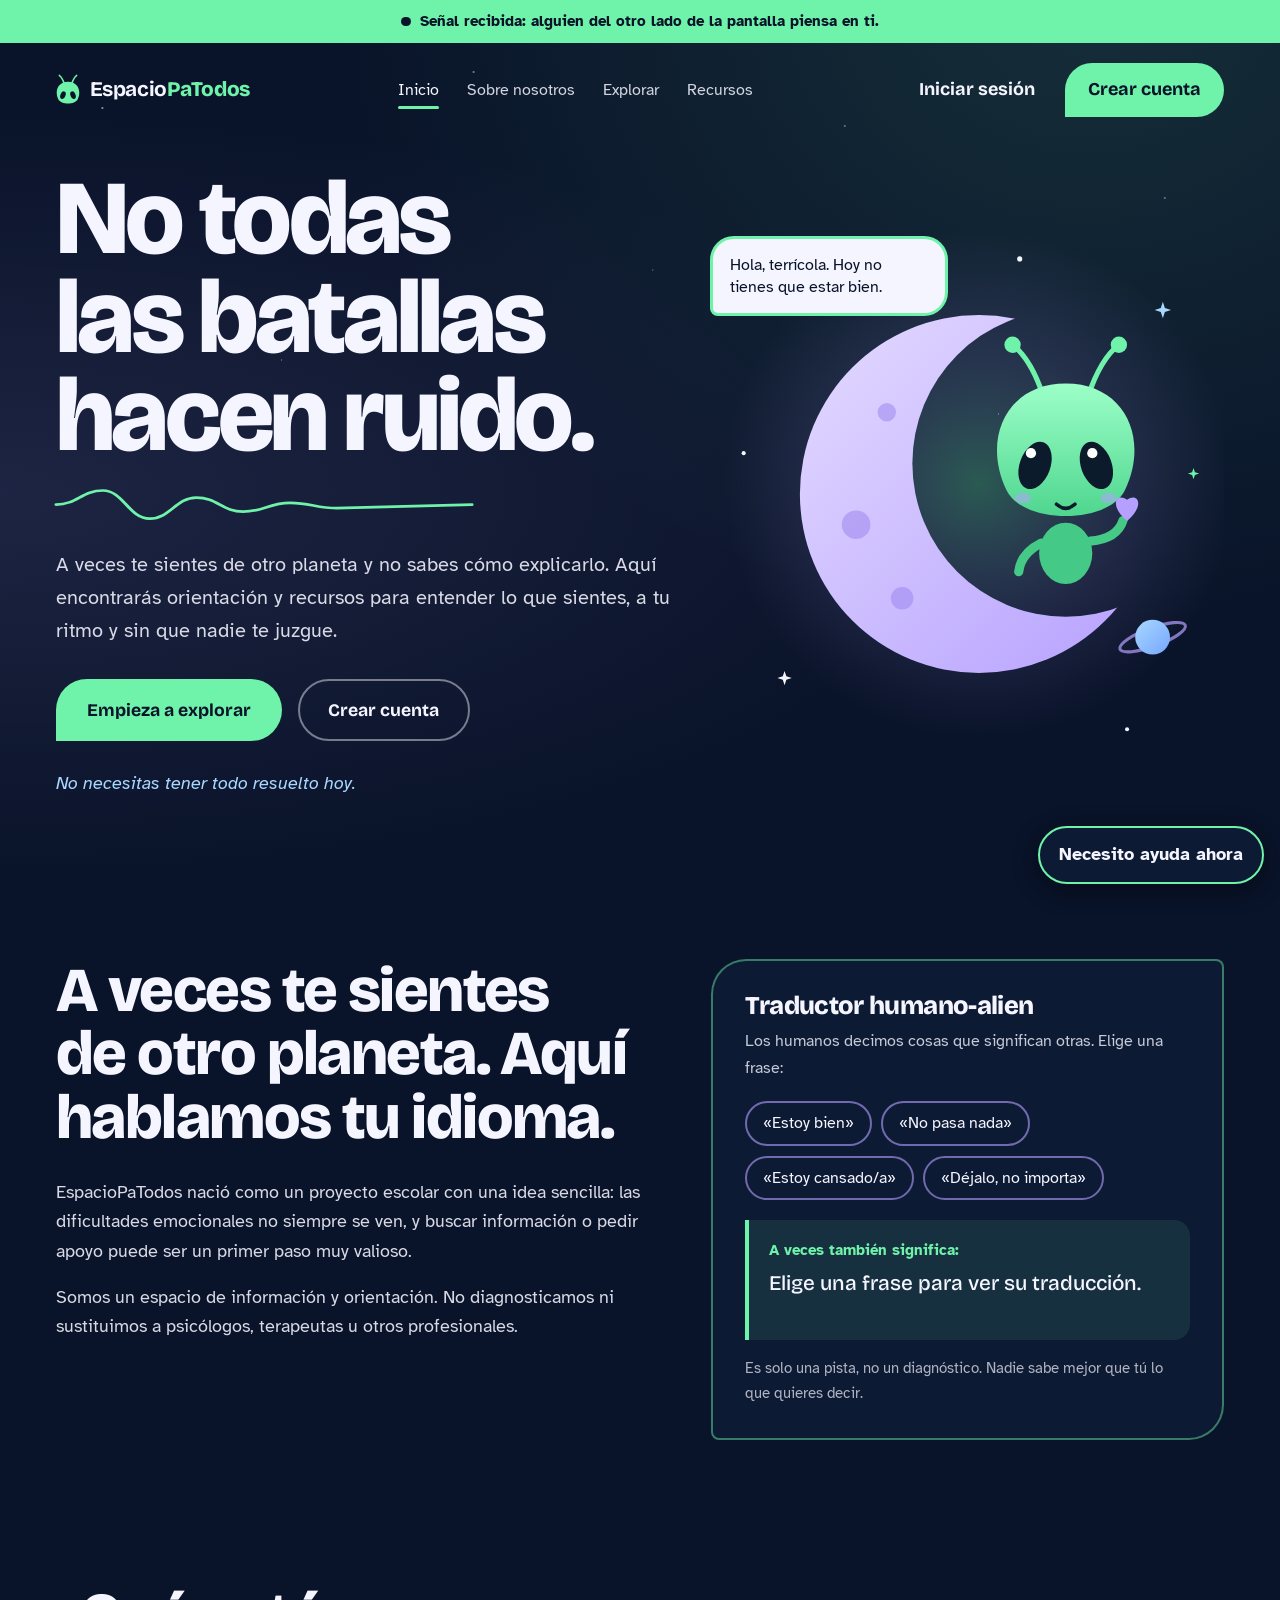
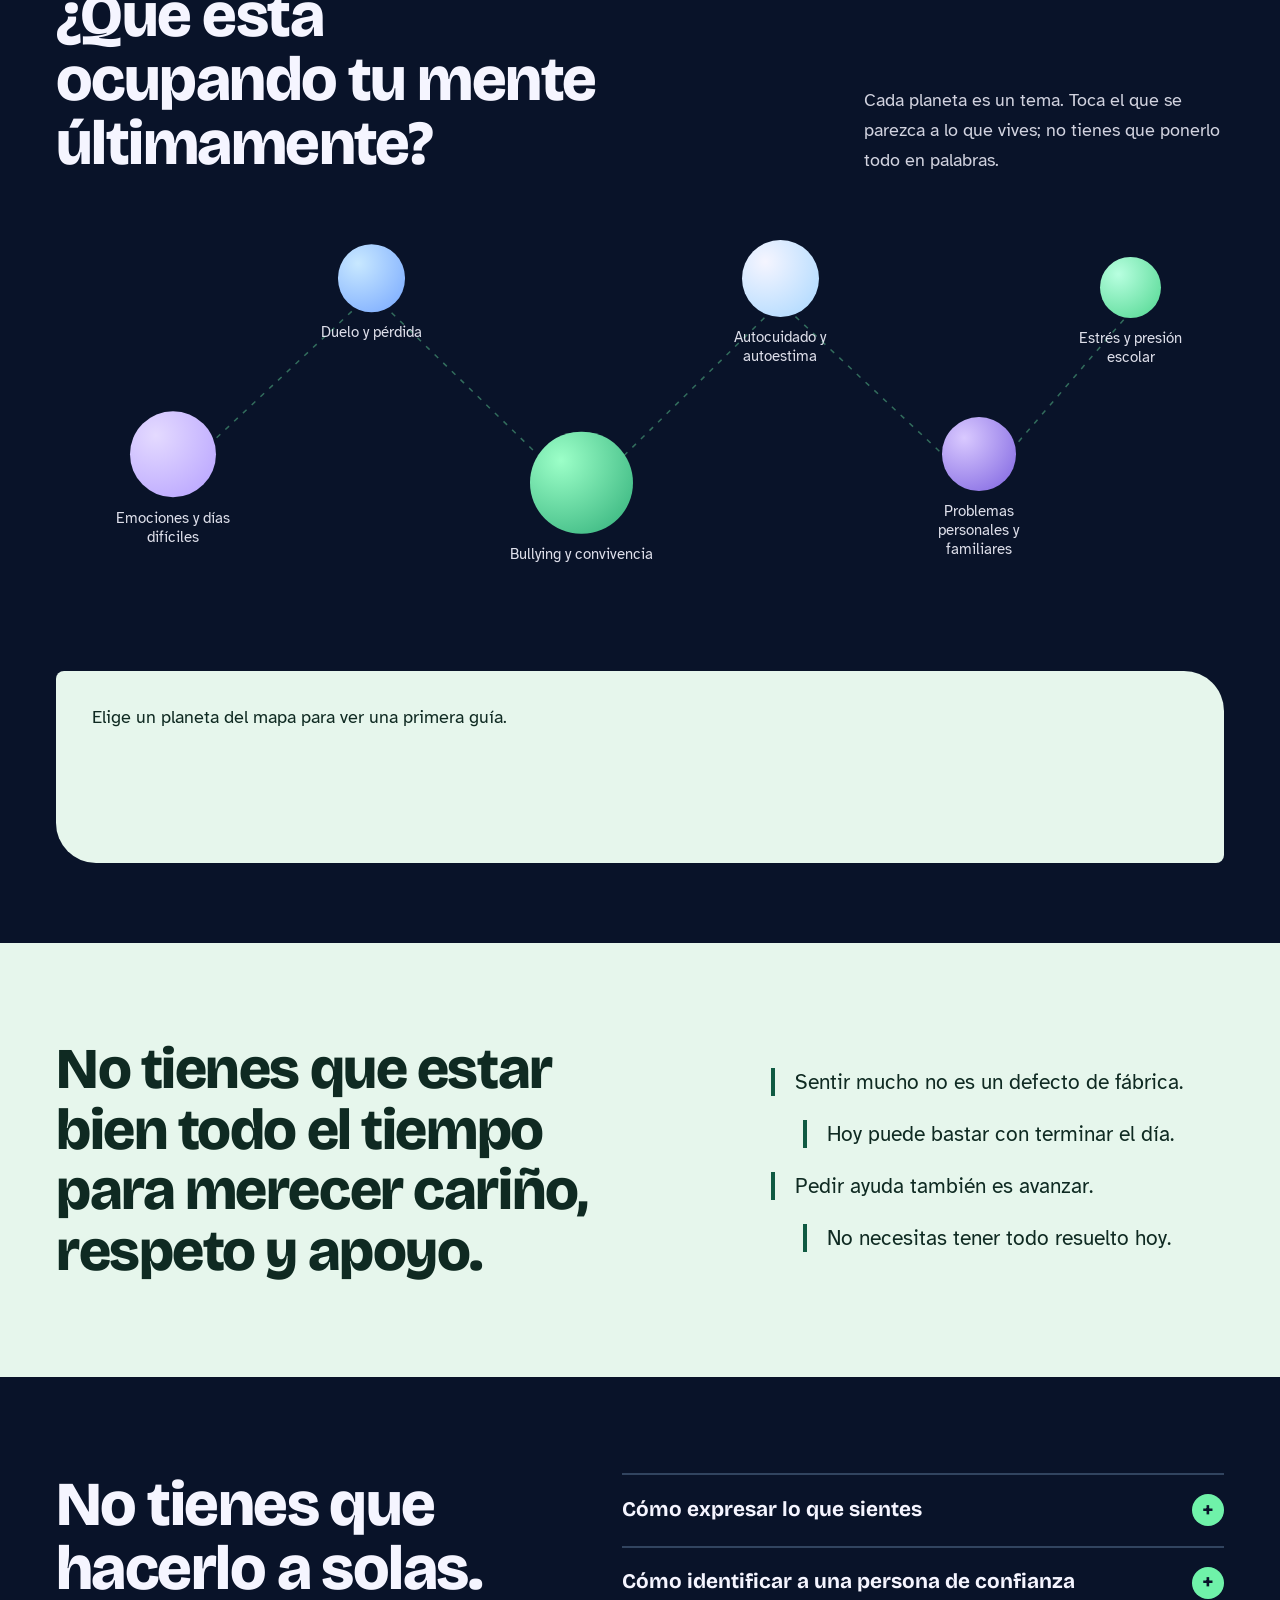
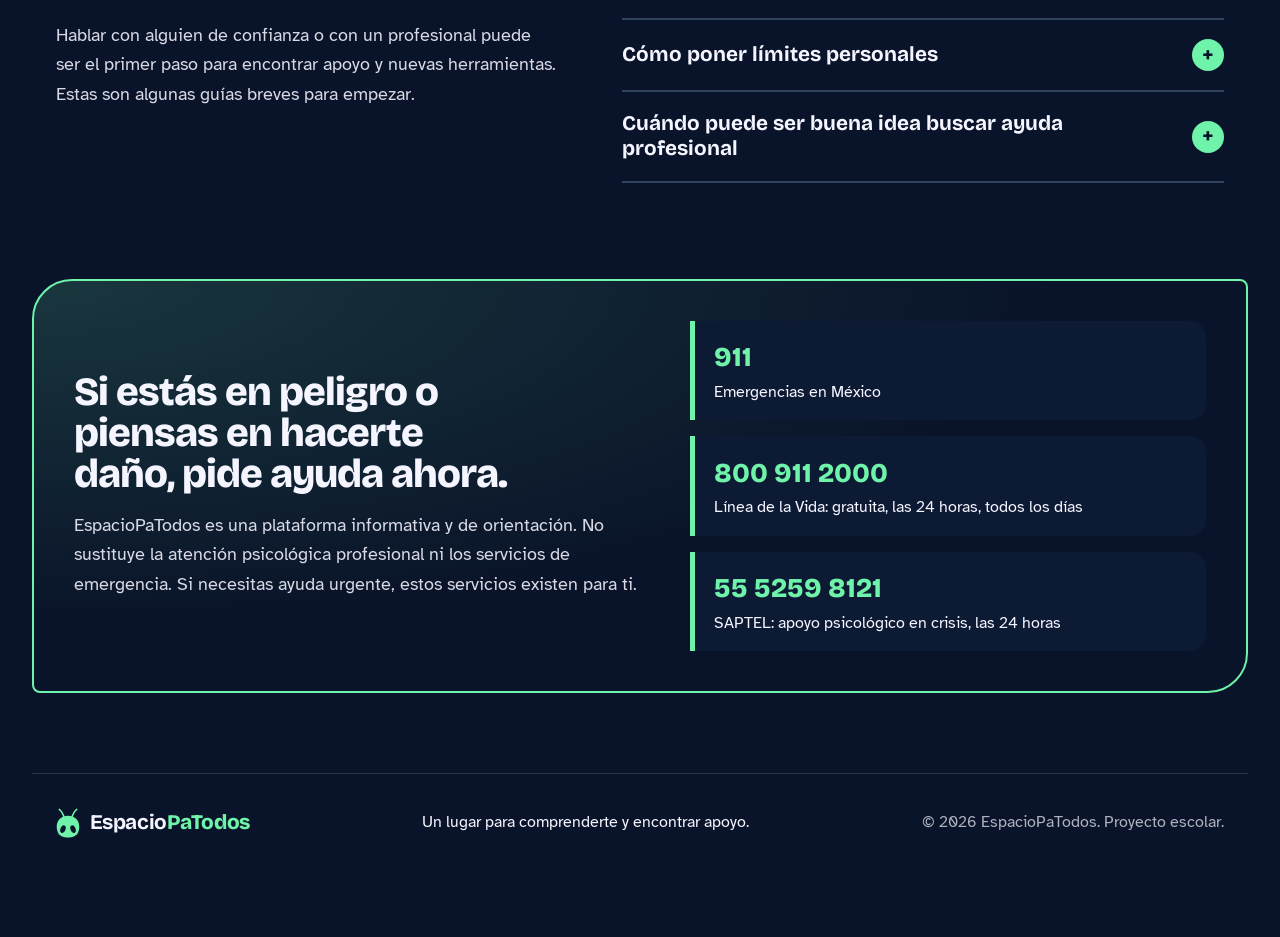
<file: index.html>
<!DOCTYPE html>
<html lang="es">
<head>
    <meta charset="UTF-8">
    <meta name="viewport" content="width=device-width, initial-scale=1.0">
    <meta name="theme-color" content="#091329">
    <meta name="description" content="EspacioPaTodos: orientación, recursos y apoyo para cuidar tu bienestar emocional, sin juicios y a tu ritmo.">

    <title>EspacioPaTodos — Aquí no estás solo ni sola</title>

    <!-- Tipografías: Bricolage Grotesque (titulares) y Atkinson Hyperlegible (texto, diseñada para leerse fácil) -->
    <link rel="preconnect" href="https://fonts.googleapis.com">
    <link rel="preconnect" href="https://fonts.gstatic.com" crossorigin>
    <link href="https://fonts.googleapis.com/css2?family=Atkinson+Hyperlegible:ital,wght@0,400;0,700;1,400&family=Bricolage+Grotesque:opsz,wght@12..96,500;12..96,700;12..96,800&display=swap" rel="stylesheet">

    <link rel="stylesheet" href="css/styles.css">
    <script src="js/script.js" defer></script>
</head>

<body>
    <a class="saltar" href="#contenido">Saltar al contenido</a>

    <!-- Franja superior -->
    <div class="barra-senal">
        <span class="barra-punto" aria-hidden="true"></span>
        Señal recibida: alguien del otro lado de la pantalla piensa en ti.
    </div>

    <!-- Encabezado -->
    <header class="encabezado">
        <a href="#inicio" class="logo" aria-label="EspacioPaTodos, ir al inicio">
            <svg class="logo-alien" viewBox="-70 -140 140 200" aria-hidden="true">
                <path d="M-22,-76 Q-34,-112 -52,-126 M22,-76 Q34,-112 52,-126" stroke="#6FF2A9" stroke-width="9" fill="none" stroke-linecap="round"/>
                <path d="M0,-88 C58,-88 82,-34 58,16 C42,50 -42,50 -58,16 C-82,-34 -58,-88 0,-88Z" fill="#6FF2A9"/>
                <ellipse cx="-30" cy="-8" rx="15" ry="24" transform="rotate(20 -30 -8)" fill="#091329"/>
                <ellipse cx="30" cy="-8" rx="15" ry="24" transform="rotate(-20 30 -8)" fill="#091329"/>
            </svg>
            <span>Espacio<b>PaTodos</b></span>
        </a>

        <button class="menu-boton" type="button" aria-expanded="false" aria-controls="menu">
            <span class="menu-boton-texto">Menú</span>
        </button>

        <div class="menu" id="menu">
            <nav class="navegacion" aria-label="Navegación principal">
                <a href="#inicio" aria-current="true">Inicio</a>
                <a href="#nosotros">Sobre nosotros</a>
                <a href="#explorar">Explorar</a>
                <a href="#recursos">Recursos</a>
            </nav>

            <div class="acciones-cuenta">
                <a class="boton-login" href="login.html">Iniciar sesión</a>
                <a class="boton-registro" href="registro.html">Crear cuenta</a>
            </div>
        </div>
    </header>

    <main id="contenido">

        <!-- PORTADA -->
        <section class="hero" id="inicio">
            <div class="hero-texto">
                <h1>No todas las batallas hacen ruido.</h1>

                <svg class="onda" viewBox="0 0 400 40" aria-hidden="true" preserveAspectRatio="none">
                    <path d="M0,20 C20,20 25,4 45,4 C65,4 70,36 90,36 C110,36 115,12 135,12 C155,12 160,28 180,28 C200,28 205,18 225,18 C245,18 250,24 270,24 L400,20" />
                </svg>

                <p class="descripcion-hero">
                    A veces te sientes de otro planeta y no sabes cómo explicarlo.
                    Aquí encontrarás orientación y recursos para entender lo que
                    sientes, a tu ritmo y sin que nadie te juzgue.
                </p>

                <div class="hero-acciones">
                    <a href="#explorar" class="boton-principal">Empieza a explorar</a>
                    <a href="registro.html" class="boton-contorno">Crear cuenta</a>
                </div>

                <p class="nota-hero">No necesitas tener todo resuelto hoy.</p>
            </div>

            <div class="escena">
                <svg viewBox="0 0 500 520" role="img" aria-label="Un alienígena verde y amable flota dentro de una luna creciente, rodeado de estrellas, y sostiene un corazón.">
                    <defs>
                        <radialGradient id="gBrillo" cx="50%" cy="50%" r="50%">
                            <stop offset="0" stop-color="#6FF2A9" stop-opacity=".30"/>
                            <stop offset=".6" stop-color="#B5A0FF" stop-opacity=".12"/>
                            <stop offset="1" stop-color="#B5A0FF" stop-opacity="0"/>
                        </radialGradient>
                        <linearGradient id="gLuna" x1="0" y1="0" x2="1" y2="1">
                            <stop offset="0" stop-color="#E4DAFF"/>
                            <stop offset="1" stop-color="#B5A0FF"/>
                        </linearGradient>
                        <linearGradient id="gVerde" x1="0" y1="0" x2="0" y2="1">
                            <stop offset="0" stop-color="#9CFFC8"/>
                            <stop offset="1" stop-color="#4FD68F"/>
                        </linearGradient>
                        <linearGradient id="gPlaneta" x1="0" y1="0" x2="1" y2="1">
                            <stop offset="0" stop-color="#A8D7FF"/>
                            <stop offset="1" stop-color="#76A7FF"/>
                        </linearGradient>
                        <mask id="mLuna">
                            <rect width="500" height="520" fill="#fff"/>
                            <circle cx="345" cy="240" r="150" fill="#000"/>
                        </mask>
                    </defs>

                    <circle cx="260" cy="260" r="250" fill="url(#gBrillo)"/>

                    <!-- Luna creciente -->
                    <circle cx="260" cy="270" r="175" fill="url(#gLuna)" mask="url(#mLuna)"/>
                    <circle cx="140" cy="300" r="14" fill="#9D86EE" opacity=".55"/>
                    <circle cx="170" cy="190" r="9" fill="#9D86EE" opacity=".55"/>
                    <circle cx="185" cy="372" r="11" fill="#9D86EE" opacity=".55"/>

                    <!-- Estrellas -->
                    <g fill="#F5F5FF">
                        <path class="brillo" d="M0,-10 L2.5,-2.5 L10,0 L2.5,2.5 L0,10 L-2.5,2.5 L-10,0 L-2.5,-2.5Z" transform="translate(60 80)"/>
                        <path class="brillo brillo-b" d="M0,-10 L2.5,-2.5 L10,0 L2.5,2.5 L0,10 L-2.5,2.5 L-10,0 L-2.5,-2.5Z" transform="translate(440 90) scale(.8)" fill="#A8D7FF"/>
                        <path d="M0,-10 L2.5,-2.5 L10,0 L2.5,2.5 L0,10 L-2.5,2.5 L-10,0 L-2.5,-2.5Z" transform="translate(470 250) scale(.55)" fill="#6FF2A9"/>
                        <path class="brillo brillo-c" d="M0,-10 L2.5,-2.5 L10,0 L2.5,2.5 L0,10 L-2.5,2.5 L-10,0 L-2.5,-2.5Z" transform="translate(70 450) scale(.7)"/>
                        <circle cx="300" cy="40" r="2.5"/>
                        <circle cx="405" cy="500" r="2"/>
                        <circle cx="30" cy="230" r="2"/>
                    </g>

                    <!-- Planeta pequeño con anillo -->
                    <ellipse cx="430" cy="410" rx="34" ry="9" transform="rotate(-20 430 410)" fill="none" stroke="#B5A0FF" stroke-width="3" opacity=".7"/>
                    <circle cx="430" cy="410" r="17" fill="url(#gPlaneta)"/>

                    <!-- Alienígena -->
                    <g transform="translate(345 250)">
                        <g class="alien">
                            <path class="antena" d="M-22,-76 Q-34,-112 -52,-126" stroke="#6FF2A9" stroke-width="5" fill="none" stroke-linecap="round"/>
                            <path class="antena" d="M22,-76 Q34,-112 52,-126" stroke="#6FF2A9" stroke-width="5" fill="none" stroke-linecap="round"/>
                            <circle class="punta" cx="-52" cy="-126" r="8" fill="#6FF2A9"/>
                            <circle class="punta punta-b" cx="52" cy="-126" r="8" fill="#6FF2A9"/>

                            <ellipse cx="0" cy="78" rx="26" ry="30" fill="#45C987"/>
                            <path d="M-24,68 Q-44,78 -46,96" stroke="#45C987" stroke-width="9" fill="none" stroke-linecap="round"/>
                            <path d="M24,66 Q50,64 56,46" stroke="#45C987" stroke-width="9" fill="none" stroke-linecap="round"/>

                            <path d="M0,-88 C58,-88 82,-34 58,16 C42,50 -42,50 -58,16 C-82,-34 -58,-88 0,-88Z" fill="url(#gVerde)"/>

                            <g class="ojos">
                                <ellipse cx="-30" cy="-8" rx="15" ry="24" transform="rotate(20 -30 -8)" fill="#0B1B2B"/>
                                <ellipse cx="30" cy="-8" rx="15" ry="24" transform="rotate(-20 30 -8)" fill="#0B1B2B"/>
                                <circle cx="-34" cy="-20" r="5" fill="#fff"/>
                                <circle cx="26" cy="-20" r="5" fill="#fff"/>
                            </g>
                            <path d="M-9,30 Q0,38 9,30" stroke="#0B1B2B" stroke-width="3.5" fill="none" stroke-linecap="round"/>
                            <ellipse cx="-42" cy="24" rx="8" ry="5" fill="#B5A0FF" opacity=".55"/>
                            <ellipse cx="42" cy="24" rx="8" ry="5" fill="#B5A0FF" opacity=".55"/>

                            <path d="M0,8 C-14,-4 -8,-14 0,-8 C8,-14 14,-4 0,8Z" transform="translate(60 36) scale(1.3)" fill="#B5A0FF"/>
                        </g>
                    </g>
                </svg>

                <button class="alien-boton" type="button" aria-label="Escuchar otro mensaje del alien" aria-describedby="burbuja"></button>

                <p class="burbuja" id="burbuja" aria-live="polite">
                    Hola, terrícola. Hoy no tienes que estar bien.
                </p>

            </div>
        </section>

        <!-- SOBRE NOSOTROS -->
        <section class="nosotros" id="nosotros">
            <div class="nosotros-texto">
                <h2>A veces te sientes de otro planeta. Aquí hablamos tu idioma.</h2>

                <p>
                    EspacioPaTodos nació como un proyecto escolar con una idea sencilla:
                    las dificultades emocionales no siempre se ven, y buscar información
                    o pedir apoyo puede ser un primer paso muy valioso.
                </p>
                <p>
                    Somos un espacio de información y orientación. No diagnosticamos
                    ni sustituimos a psicólogos, terapeutas u otros profesionales.
                </p>
            </div>

            <div class="traductor">
                <h3>Traductor humano-alien</h3>
                <p class="traductor-intro">
                    Los humanos decimos cosas que significan otras. Elige una frase:
                </p>

                <div class="traductor-frases" role="group" aria-label="Frases para traducir">
                    <button type="button" class="chip" data-frase="0" aria-pressed="false">«Estoy bien»</button>
                    <button type="button" class="chip" data-frase="1" aria-pressed="false">«No pasa nada»</button>
                    <button type="button" class="chip" data-frase="2" aria-pressed="false">«Estoy cansado/a»</button>
                    <button type="button" class="chip" data-frase="3" aria-pressed="false">«Déjalo, no importa»</button>
                </div>

                <div class="traductor-resultado" aria-live="polite">
                    <p class="traductor-etiqueta">A veces también significa:</p>
                    <p class="traductor-texto" id="traductor-texto">Elige una frase para ver su traducción.</p>
                </div>

                <p class="traductor-nota">
                    Es solo una pista, no un diagnóstico. Nadie sabe mejor que tú lo que quieres decir.
                </p>
            </div>
        </section>

        <!-- EXPLORAR: MAPA ESTELAR -->
        <section class="explorar" id="explorar">
            <div class="explorar-cabecera">
                <h2>¿Qué está ocupando tu mente últimamente?</h2>
                <p>
                    Cada planeta es un tema. Toca el que se parezca a lo que vives;
                    no tienes que ponerlo todo en palabras.
                </p>
            </div>

            <div class="mapa">
                <svg class="mapa-lineas" viewBox="0 0 100 100" preserveAspectRatio="none" aria-hidden="true">
                    <polyline points="10,62 27,22 45,66 62,24 79,64 92,26" />
                </svg>

                <button type="button" class="astro" data-tema="emociones" aria-pressed="false" aria-controls="panel-tema"
                        style="--x:10%; --y:62%; --t:5.4rem; --c1:#E4DAFF; --c2:#B5A0FF;">
                    <span class="astro-bola"></span>
                    <span class="astro-nombre">Emociones y días difíciles</span>
                </button>

                <button type="button" class="astro" data-tema="duelo" aria-pressed="false" aria-controls="panel-tema"
                        style="--x:27%; --y:22%; --t:4.2rem; --c1:#C8E8FF; --c2:#76A7FF;">
                    <span class="astro-bola"></span>
                    <span class="astro-nombre">Duelo y pérdida</span>
                </button>

                <button type="button" class="astro" data-tema="bullying" aria-pressed="false" aria-controls="panel-tema"
                        style="--x:45%; --y:66%; --t:6.4rem; --c1:#9CFFC8; --c2:#2FAE78;">
                    <span class="astro-bola"></span>
                    <span class="astro-nombre">Bullying y convivencia</span>
                </button>

                <button type="button" class="astro" data-tema="autocuidado" aria-pressed="false" aria-controls="panel-tema"
                        style="--x:62%; --y:24%; --t:4.8rem; --c1:#F5F5FF; --c2:#A8D7FF;">
                    <span class="astro-bola"></span>
                    <span class="astro-nombre">Autocuidado y autoestima</span>
                </button>

                <button type="button" class="astro" data-tema="familia" aria-pressed="false" aria-controls="panel-tema"
                        style="--x:79%; --y:64%; --t:4.6rem; --c1:#D9C9FF; --c2:#7D62E0;">
                    <span class="astro-bola"></span>
                    <span class="astro-nombre">Problemas personales y familiares</span>
                </button>

                <button type="button" class="astro" data-tema="estres" aria-pressed="false" aria-controls="panel-tema"
                        style="--x:92%; --y:26%; --t:3.8rem; --c1:#B8FFE0; --c2:#4FD68F;">
                    <span class="astro-bola"></span>
                    <span class="astro-nombre">Estrés y presión escolar</span>
                </button>
            </div>

            <div class="panel-tema" id="panel-tema" aria-live="polite">
                <p class="panel-vacio">Elige un planeta del mapa para ver una primera guía.</p>
            </div>
        </section>

        <!-- TRANSMISIONES (frases) -->
        <section class="transmisiones" id="frases" aria-label="Frases de acompañamiento">
            <blockquote class="transmision-grande">
                No tienes que estar bien todo el tiempo para merecer cariño, respeto y apoyo.
            </blockquote>

            <div class="transmisiones-lista">
                <blockquote>Sentir mucho no es un defecto de fábrica.</blockquote>
                <blockquote>Hoy puede bastar con terminar el día.</blockquote>
                <blockquote>Pedir ayuda también es avanzar.</blockquote>
                <blockquote>No necesitas tener todo resuelto hoy.</blockquote>
            </div>
        </section>

        <!-- RECURSOS -->
        <section class="recursos" id="recursos">
            <div class="recursos-intro">
                <h2>No tienes que hacerlo a solas.</h2>
                <p>
                    Hablar con alguien de confianza o con un profesional puede ser
                    el primer paso para encontrar apoyo y nuevas herramientas.
                    Estas son algunas guías breves para empezar.
                </p>
            </div>

            <div class="recursos-lista">
                <details>
                    <summary>Cómo expresar lo que sientes</summary>
                    <p>
                        No hace falta explicarlo perfecto. Puedes empezar con frases como
                        «hoy me siento pesado/a» o «no sé qué me pasa, pero necesito
                        hablar». También puedes escribirlo en un mensaje o en una nota
                        si decirlo en voz alta se te hace difícil.
                    </p>
                </details>

                <details>
                    <summary>Cómo identificar a una persona de confianza</summary>
                    <p>
                        Suele ser alguien que te escucha sin burlarse, que no minimiza lo
                        que sientes y que respeta lo que le cuentas. Puede ser un familiar,
                        una amistad, un docente o alguien de orientación escolar. Si una
                        persona no te hace sentir seguro/a, puedes probar con otra.
                    </p>
                </details>

                <details>
                    <summary>Cómo poner límites personales</summary>
                    <p>
                        Un límite es decir con claridad qué te hace daño y qué necesitas.
                        Puedes usar frases cortas: «eso no me gusta», «hoy no puedo» o
                        «prefiero no hablar de eso». Poner un límite no te hace una mala
                        persona.
                    </p>
                </details>

                <details>
                    <summary>Cuándo puede ser buena idea buscar ayuda profesional</summary>
                    <p>
                        Cuando lo que sientes dura mucho tiempo, te cuesta hacer tu vida
                        diaria (dormir, comer, estudiar, convivir), o sientes que ya no
                        puedes más con esto. No necesitas estar en crisis para pedir apoyo:
                        también sirve hablar antes de que todo pese demasiado.
                    </p>
                </details>
            </div>
        </section>

        <!-- AYUDA URGENTE -->
        <section class="ayuda" id="ayuda">
            <div class="ayuda-texto">
                <h2>Si estás en peligro o piensas en hacerte daño, pide ayuda ahora.</h2>
                <p>
                    EspacioPaTodos es una plataforma informativa y de orientación. No
                    sustituye la atención psicológica profesional ni los servicios
                    de emergencia. Si necesitas ayuda urgente, estos servicios existen para ti.
                </p>
            </div>

            <ul class="ayuda-lista">
                <li>
                    <a href="tel:911">
                        <span class="ayuda-numero">911</span>
                        <span class="ayuda-detalle">Emergencias en México</span>
                    </a>
                </li>
                <li>
                    <a href="tel:8009112000">
                        <span class="ayuda-numero">800 911 2000</span>
                        <span class="ayuda-detalle">Línea de la Vida: gratuita, las 24 horas, todos los días</span>
                    </a>
                </li>
                <li>
                    <a href="tel:+525552598121">
                        <span class="ayuda-numero">55 5259 8121</span>
                        <span class="ayuda-detalle">SAPTEL: apoyo psicológico en crisis, las 24 horas</span>
                    </a>
                </li>
            </ul>
        </section>
    </main>

    <footer class="pie-pagina">
        <a href="#inicio" class="logo" aria-label="EspacioPaTodos, volver arriba">
            <svg class="logo-alien" viewBox="-70 -140 140 200" aria-hidden="true">
                <path d="M-22,-76 Q-34,-112 -52,-126 M22,-76 Q34,-112 52,-126" stroke="#6FF2A9" stroke-width="9" fill="none" stroke-linecap="round"/>
                <path d="M0,-88 C58,-88 82,-34 58,16 C42,50 -42,50 -58,16 C-82,-34 -58,-88 0,-88Z" fill="#6FF2A9"/>
                <ellipse cx="-30" cy="-8" rx="15" ry="24" transform="rotate(20 -30 -8)" fill="#091329"/>
                <ellipse cx="30" cy="-8" rx="15" ry="24" transform="rotate(-20 30 -8)" fill="#091329"/>
            </svg>
            <span>Espacio<b>PaTodos</b></span>
        </a>
        <p>Un lugar para comprenderte y encontrar apoyo.</p>
        <p class="copyright">© 2026 EspacioPaTodos. Proyecto escolar.</p>
    </footer>

    <!-- Botón flotante de ayuda -->
    <button type="button" class="ayuda-flotante" id="abrir-ayuda">Necesito ayuda ahora</button>

    <dialog class="dialogo-ayuda" id="dialogo-ayuda" aria-labelledby="dialogo-titulo">
        <h2 id="dialogo-titulo">No estás solo ni sola</h2>
        <p>Si estás en peligro o necesitas hablar con alguien ahora, llama:</p>
        <ul>
            <li><a href="tel:911"><strong>911</strong> Emergencias</a></li>
            <li><a href="tel:8009112000"><strong>800 911 2000</strong> Línea de la Vida, 24 horas</a></li>
            <li><a href="tel:+525552598121"><strong>55 5259 8121</strong> SAPTEL, 24 horas</a></li>
        </ul>
        <button type="button" class="boton-principal" id="cerrar-ayuda">Cerrar</button>
    </dialog>
</body>
</html>
</file>
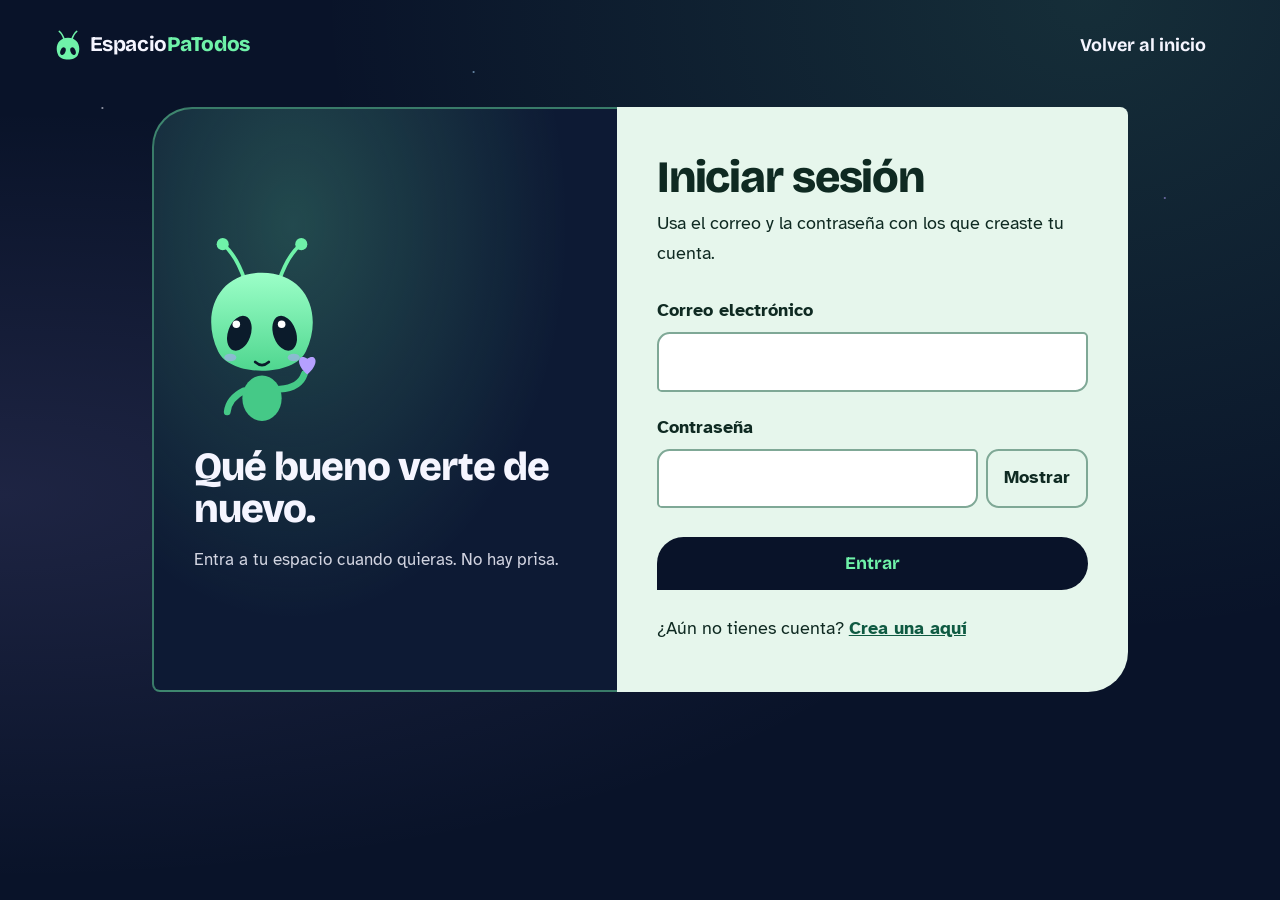
<file: login.html>
<!DOCTYPE html>
<html lang="es">
<head>
    <meta charset="UTF-8">
    <meta name="viewport" content="width=device-width, initial-scale=1.0">
    <meta name="theme-color" content="#091329">
    <title>Iniciar sesión — EspacioPaTodos</title>

    <link rel="preconnect" href="https://fonts.googleapis.com">
    <link rel="preconnect" href="https://fonts.gstatic.com" crossorigin>
    <link href="https://fonts.googleapis.com/css2?family=Atkinson+Hyperlegible:ital,wght@0,400;0,700;1,400&family=Bricolage+Grotesque:opsz,wght@12..96,500;12..96,700;12..96,800&display=swap" rel="stylesheet">

    <link rel="stylesheet" href="css/styles.css">
    <link rel="stylesheet" href="css/auth.css">
    <script src="js/auth.js" defer></script>
</head>

<body>
    <a class="saltar" href="#contenido">Saltar al contenido</a>

    <header class="encabezado">
        <a href="index.html" class="logo" aria-label="EspacioPaTodos, volver al inicio">
            <svg class="logo-alien" viewBox="-70 -140 140 200" aria-hidden="true">
                <path d="M-22,-76 Q-34,-112 -52,-126 M22,-76 Q34,-112 52,-126" stroke="#6FF2A9" stroke-width="9" fill="none" stroke-linecap="round"/>
                <path d="M0,-88 C58,-88 82,-34 58,16 C42,50 -42,50 -58,16 C-82,-34 -58,-88 0,-88Z" fill="#6FF2A9"/>
                <ellipse cx="-30" cy="-8" rx="15" ry="24" transform="rotate(20 -30 -8)" fill="#091329"/>
                <ellipse cx="30" cy="-8" rx="15" ry="24" transform="rotate(-20 30 -8)" fill="#091329"/>
            </svg>
            <span>Espacio<b>PaTodos</b></span>
        </a>
        <a class="boton-login" href="index.html">Volver al inicio</a>
    </header>

    <main class="auth" id="contenido">
        <aside class="auth-lado">
            <svg class="auth-alien" viewBox="-90 -150 180 260" role="img" aria-label="Un alienígena verde y amable que sonríe.">
                <defs>
                    <linearGradient id="gVerde" x1="0" y1="0" x2="0" y2="1">
                        <stop offset="0" stop-color="#9CFFC8"/>
                        <stop offset="1" stop-color="#4FD68F"/>
                    </linearGradient>
                </defs>
                <g class="alien">
                    <path d="M-22,-76 Q-34,-112 -52,-126" stroke="#6FF2A9" stroke-width="5" fill="none" stroke-linecap="round"/>
                    <path d="M22,-76 Q34,-112 52,-126" stroke="#6FF2A9" stroke-width="5" fill="none" stroke-linecap="round"/>
                    <circle class="punta" cx="-52" cy="-126" r="8" fill="#6FF2A9"/>
                    <circle class="punta punta-b" cx="52" cy="-126" r="8" fill="#6FF2A9"/>
                    <ellipse cx="0" cy="78" rx="26" ry="30" fill="#45C987"/>
                    <path d="M-24,68 Q-44,78 -46,96" stroke="#45C987" stroke-width="9" fill="none" stroke-linecap="round"/>
                    <path d="M24,66 Q50,64 56,46" stroke="#45C987" stroke-width="9" fill="none" stroke-linecap="round"/>
                    <path d="M0,-88 C58,-88 82,-34 58,16 C42,50 -42,50 -58,16 C-82,-34 -58,-88 0,-88Z" fill="url(#gVerde)"/>
                    <g class="ojos">
                        <ellipse cx="-30" cy="-8" rx="15" ry="24" transform="rotate(20 -30 -8)" fill="#0B1B2B"/>
                        <ellipse cx="30" cy="-8" rx="15" ry="24" transform="rotate(-20 30 -8)" fill="#0B1B2B"/>
                        <circle cx="-34" cy="-20" r="5" fill="#fff"/>
                        <circle cx="26" cy="-20" r="5" fill="#fff"/>
                    </g>
                    <path d="M-9,30 Q0,38 9,30" stroke="#0B1B2B" stroke-width="3.5" fill="none" stroke-linecap="round"/>
                    <ellipse cx="-42" cy="24" rx="8" ry="5" fill="#B5A0FF" opacity=".55"/>
                    <ellipse cx="42" cy="24" rx="8" ry="5" fill="#B5A0FF" opacity=".55"/>
                    <path d="M0,8 C-14,-4 -8,-14 0,-8 C8,-14 14,-4 0,8Z" transform="translate(60 36) scale(1.3)" fill="#B5A0FF"/>
                </g>
            </svg>

            <p class="auth-frase">Qué bueno verte de nuevo.</p>
            <p class="auth-apoyo">Entra a tu espacio cuando quieras. No hay prisa.</p>
        </aside>

        <section class="auth-formulario" aria-labelledby="titulo-login">
            <h1 id="titulo-login">Iniciar sesión</h1>
            <p class="auth-intro">Usa el correo y la contraseña con los que creaste tu cuenta.</p>

            <form id="form-login" novalidate>
                <div class="campo">
                    <label for="correo">Correo electrónico</label>
                    <input type="email" id="correo" name="correo" autocomplete="email"
                           data-validar="correo" aria-describedby="correo-error" maxlength="254">
                    <p class="campo-error" id="correo-error"></p>
                </div>

                <div class="campo">
                    <label for="contrasena">Contraseña</label>
                    <div class="campo-clave">
                        <input type="password" id="contrasena" name="contrasena" autocomplete="current-password"
                               data-validar="contrasena-login" aria-describedby="contrasena-error" maxlength="64">
                        <button type="button" class="ver-contrasena" data-objetivo="contrasena" aria-pressed="false">Mostrar</button>
                    </div>
                    <p class="campo-error" id="contrasena-error"></p>
                </div>

                <button type="submit" class="boton-principal boton-formulario">Entrar</button>

                <p class="estado" id="estado" role="status" tabindex="-1"></p>
            </form>

            <p class="auth-cambio">¿Aún no tienes cuenta? <a href="registro.html">Crea una aquí</a></p>
        </section>
    </main>
</body>
</html>
</file>
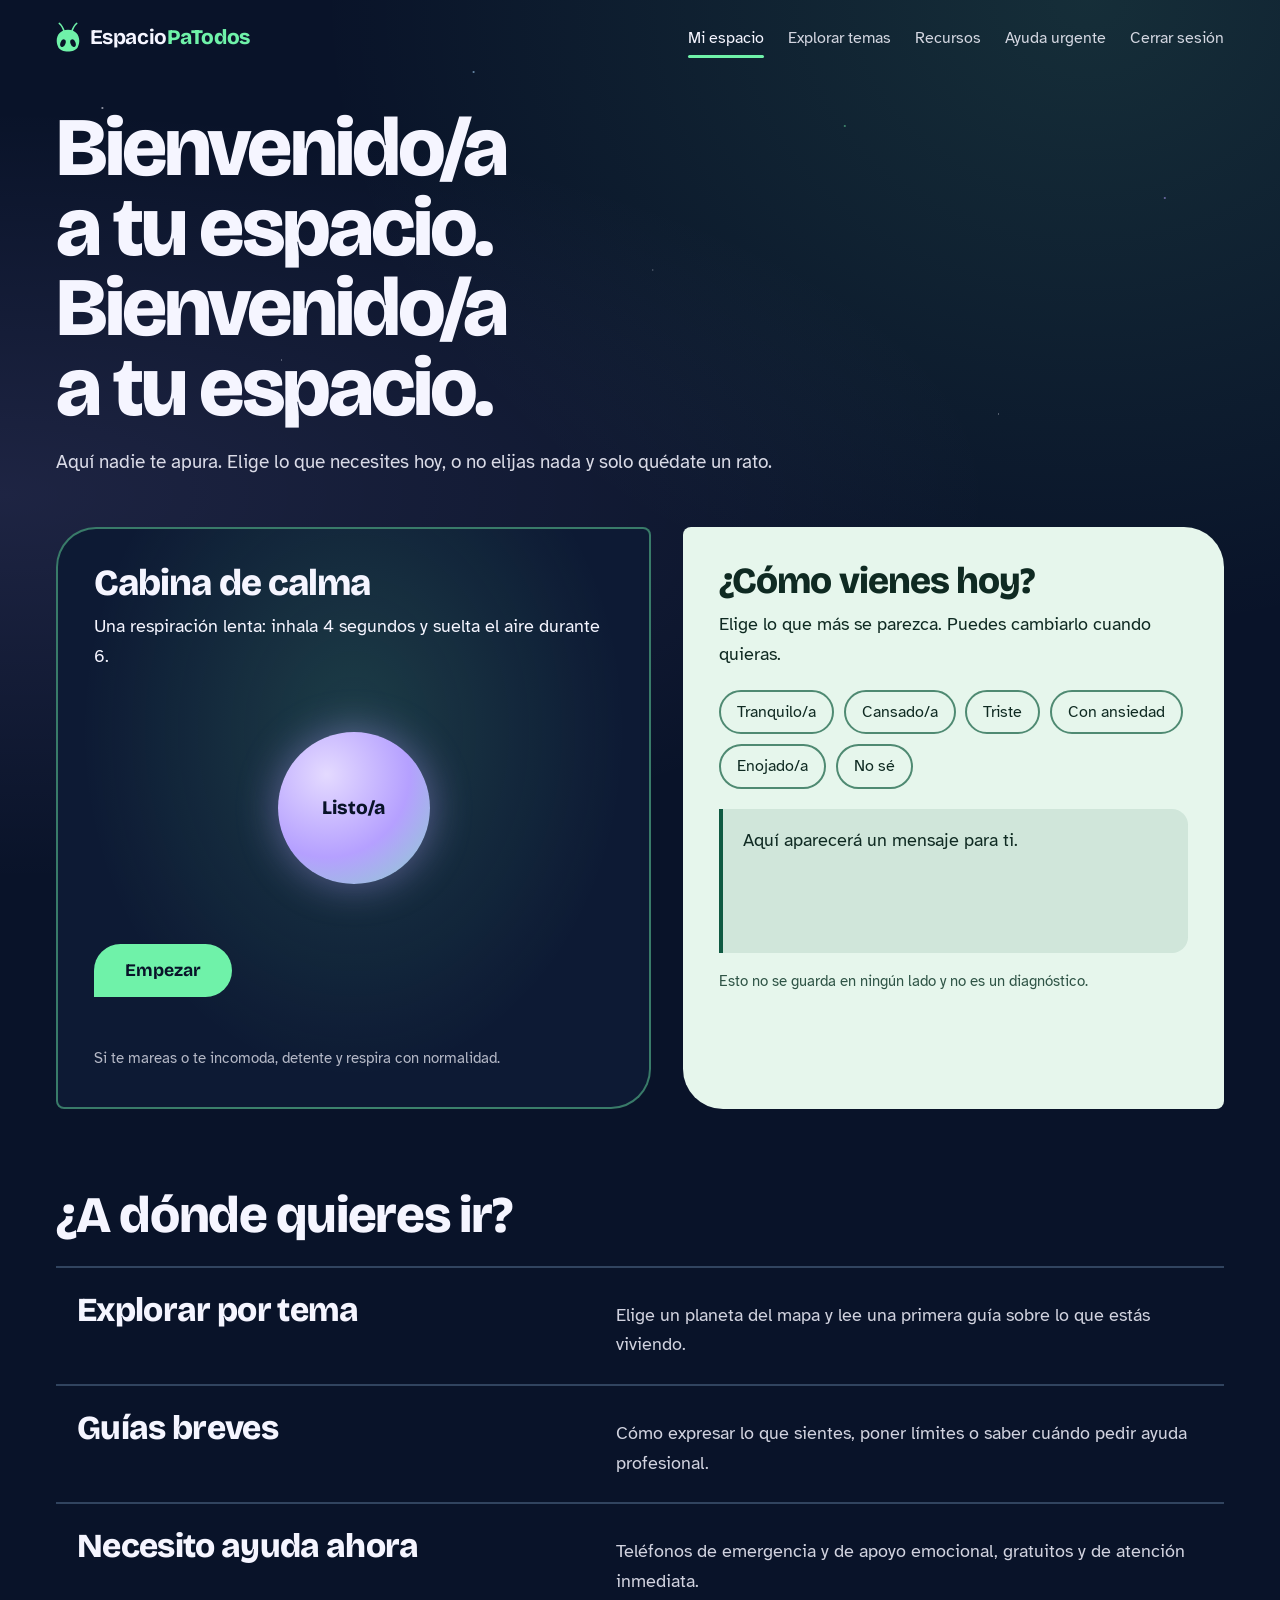
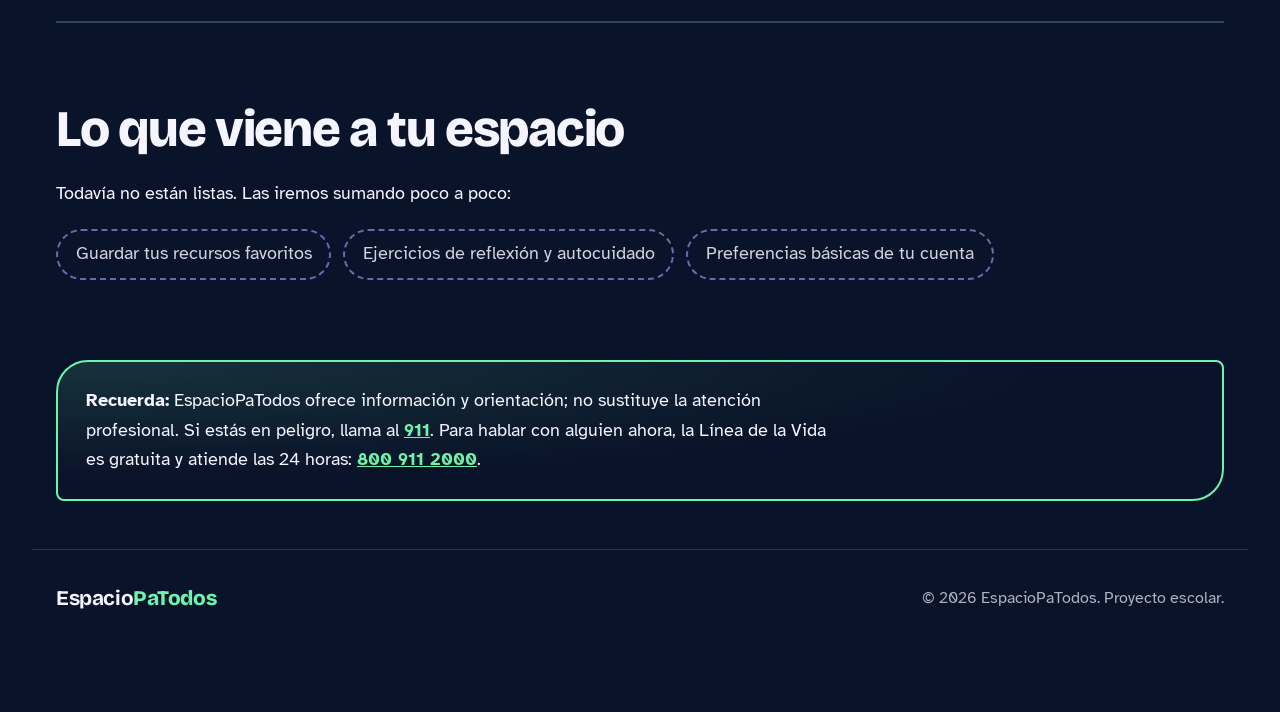
<file: menu.html>
<!DOCTYPE html>
<html lang="es">
<head>
    <meta charset="UTF-8">
    <meta name="viewport" content="width=device-width, initial-scale=1.0">
    <meta name="theme-color" content="#091329">
    <title>Mi espacio — EspacioPaTodos</title>

    <link rel="preconnect" href="https://fonts.googleapis.com">
    <link rel="preconnect" href="https://fonts.gstatic.com" crossorigin>
    <link href="https://fonts.googleapis.com/css2?family=Atkinson+Hyperlegible:ital,wght@0,400;0,700;1,400&family=Bricolage+Grotesque:opsz,wght@12..96,500;12..96,700;12..96,800&display=swap" rel="stylesheet">

    <link rel="stylesheet" href="css/styles.css">
    <link rel="stylesheet" href="css/menu.css">
    <script src="js/menu.js" defer></script>
</head>

<body>
    <a class="saltar" href="#contenido">Saltar al contenido</a>
    
    <header class="encabezado encabezado-app">
        <a href="index.html" class="logo" aria-label="EspacioPaTodos, ir a la página de inicio">
            <svg class="logo-alien" viewBox="-70 -140 140 200" aria-hidden="true">
                <path d="M-22,-76 Q-34,-112 -52,-126 M22,-76 Q34,-112 52,-126" stroke="#6FF2A9" stroke-width="9" fill="none" stroke-linecap="round"/>
                <path d="M0,-88 C58,-88 82,-34 58,16 C42,50 -42,50 -58,16 C-82,-34 -58,-88 0,-88Z" fill="#6FF2A9"/>
                <ellipse cx="-30" cy="-8" rx="15" ry="24" transform="rotate(20 -30 -8)" fill="#091329"/>
                <ellipse cx="30" cy="-8" rx="15" ry="24" transform="rotate(-20 30 -8)" fill="#091329"/>
            </svg>
            <span>Espacio<b>PaTodos</b></span>
        </a>

        <nav class="navegacion navegacion-app" aria-label="Navegación de tu espacio">
            <a href="menu.html" aria-current="true">Mi espacio</a>
            <a href="index.html#explorar">Explorar temas</a>
            <a href="index.html#recursos">Recursos</a>
            <a href="index.html#ayuda">Ayuda urgente</a>
            <a href="login.html" id="boton-salir">Cerrar sesión</a>
        </nav>
    </header>

    <main class="espacio" id="contenido">

        <section class="bienvenida">
            <h1 id="saludo" aria-live="polite">Bienvenido/a a tu espacio.</h1>
            <h1>Bienvenido/a a tu espacio.</h1>
            <p>Aquí nadie te apura. Elige lo que necesites hoy, o no elijas nada y solo quédate un rato.</p>
            
        </section>

        <div class="cabina">

            <!-- Ejercicio de respiración -->
            <section class="respira" aria-labelledby="titulo-respira">
                <h2 id="titulo-respira">Cabina de calma</h2>
                <p>Una respiración lenta: inhala 4 segundos y suelta el aire durante 6.</p>

                <div class="orbe-zona" aria-hidden="true">
                    <div class="orbe" id="orbe" data-fase="reposo">
                        <span class="orbe-texto" id="orbe-texto">Listo/a</span>
                    </div>
                </div>

                <button type="button" class="boton-principal" id="respira-boton">Empezar</button>
                <p class="respira-estado" id="respira-estado" role="status"></p>
                <p class="respira-nota">Si te mareas o te incomoda, detente y respira con normalidad.</p>
            </section>

            <!-- Chequeo del momento -->
            <section class="chequeo" aria-labelledby="titulo-chequeo">
                <h2 id="titulo-chequeo">¿Cómo vienes hoy?</h2>
                <p>Elige lo que más se parezca. Puedes cambiarlo cuando quieras.</p>

                <div class="chequeo-opciones" role="group" aria-label="Estados de ánimo">
                    <button type="button" class="chip" data-estado="tranquilo" aria-pressed="false">Tranquilo/a</button>
                    <button type="button" class="chip" data-estado="cansado" aria-pressed="false">Cansado/a</button>
                    <button type="button" class="chip" data-estado="triste" aria-pressed="false">Triste</button>
                    <button type="button" class="chip" data-estado="ansioso" aria-pressed="false">Con ansiedad</button>
                    <button type="button" class="chip" data-estado="enojado" aria-pressed="false">Enojado/a</button>
                    <button type="button" class="chip" data-estado="nose" aria-pressed="false">No sé</button>
                </div>

                <div class="chequeo-respuesta" id="chequeo-respuesta" aria-live="polite">
                    <p class="chequeo-vacio">Aquí aparecerá un mensaje para ti.</p>
                </div>

                <p class="chequeo-nota">
                    Esto no se guarda en ningún lado y no es un diagnóstico.
                </p>
            </section>
        </div>

        <!-- Atajos -->
        <section class="atajos" aria-labelledby="titulo-atajos">
            <h2 id="titulo-atajos">¿A dónde quieres ir?</h2>

            <ul class="atajos-lista">
                <li>
                    <a href="index.html#explorar">
                        <span class="atajo-titulo">Explorar por tema</span>
                        <span class="atajo-texto">Elige un planeta del mapa y lee una primera guía sobre lo que estás viviendo.</span>
                    </a>
                </li>
                <li>
                    <a href="index.html#recursos">
                        <span class="atajo-titulo">Guías breves</span>
                        <span class="atajo-texto">Cómo expresar lo que sientes, poner límites o saber cuándo pedir ayuda profesional.</span>
                    </a>
                </li>
                <li>
                    <a href="index.html#ayuda">
                        <span class="atajo-titulo">Necesito ayuda ahora</span>
                        <span class="atajo-texto">Teléfonos de emergencia y de apoyo emocional, gratuitos y de atención inmediata.</span>
                    </a>
                </li>
            </ul>
        </section>

        <!-- Lo que viene -->
        <section class="pronto" aria-labelledby="titulo-pronto">
            <h2 id="titulo-pronto">Lo que viene a tu espacio</h2>
            <p>Todavía no están listas. Las iremos sumando poco a poco:</p>
            <ul>
                <li>Guardar tus recursos favoritos</li>
                <li>Ejercicios de reflexión y autocuidado</li>
                <li>Preferencias básicas de tu cuenta</li>
            </ul>
        </section>

        <aside class="aviso-ayuda">
            <p>
                <strong>Recuerda:</strong> EspacioPaTodos ofrece información y orientación;
                no sustituye la atención profesional. Si estás en peligro, llama al
                <a href="tel:911">911</a>. Para hablar con alguien ahora, la Línea de la Vida
                es gratuita y atiende las 24 horas: <a href="tel:8009112000">800 911 2000</a>.
            </p>
        </aside>
    </main>

    <footer class="pie-pagina">
        <a href="index.html" class="logo" aria-label="EspacioPaTodos, ir a la página de inicio">
            <span>Espacio<b>PaTodos</b></span>
        </a>
        <p class="copyright">© 2026 EspacioPaTodos. Proyecto escolar.</p>
    </footer>
</body>
</html>
</file>
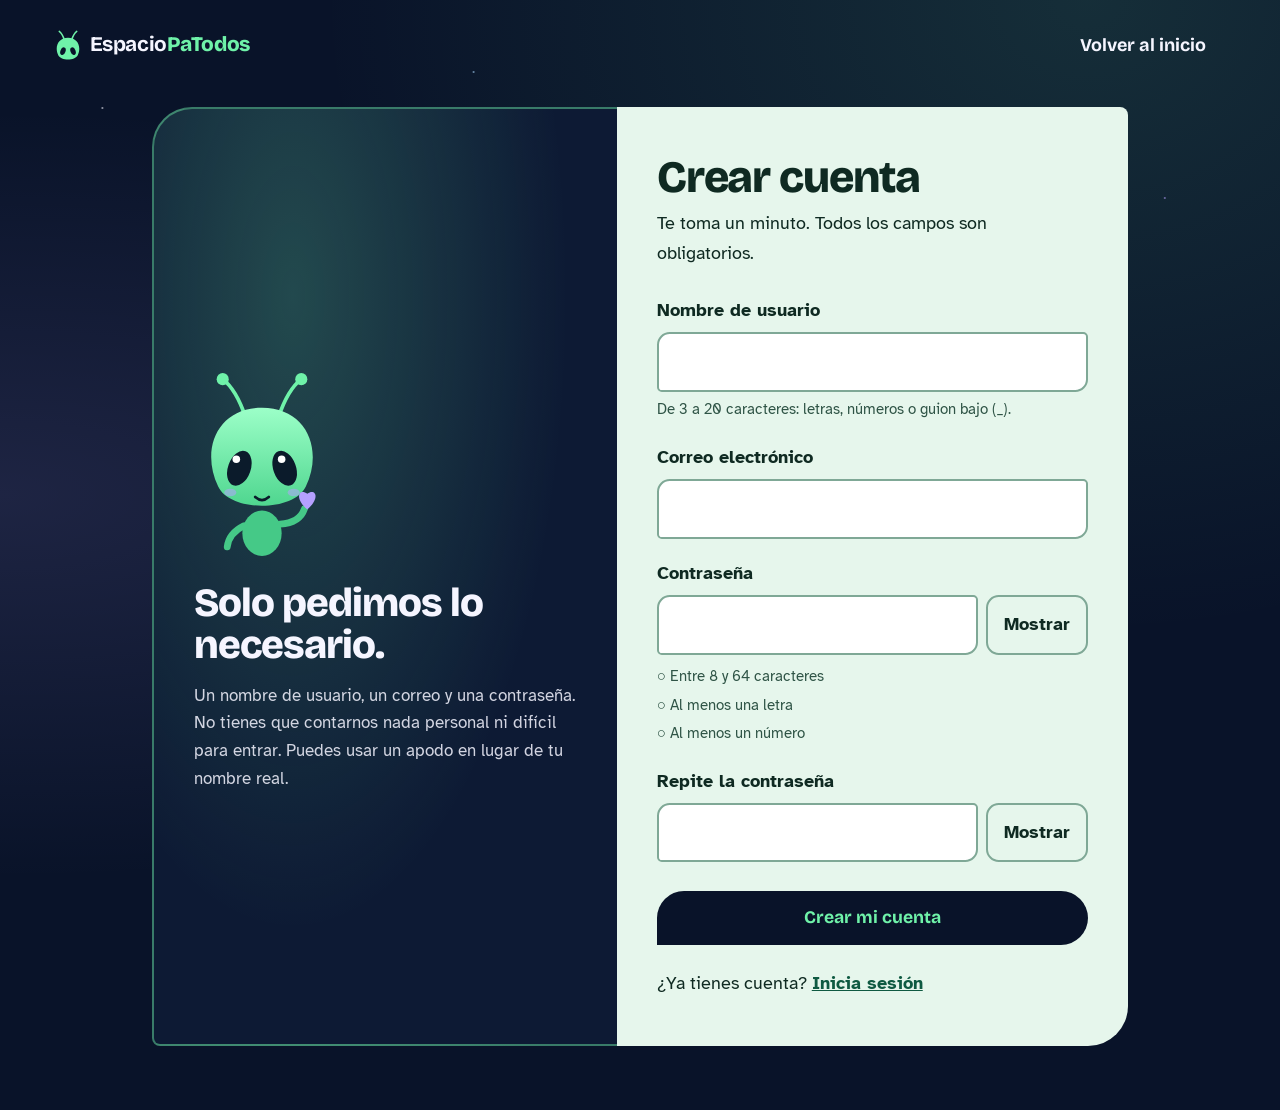
<file: registro.html>
<!DOCTYPE html>
<html lang="es">
<head>
    <meta charset="UTF-8">
    <meta name="viewport" content="width=device-width, initial-scale=1.0">
    <meta name="theme-color" content="#091329">
    <title>Crear cuenta — EspacioPaTodos</title>

    <link rel="preconnect" href="https://fonts.googleapis.com">
    <link rel="preconnect" href="https://fonts.gstatic.com" crossorigin>
    <link href="https://fonts.googleapis.com/css2?family=Atkinson+Hyperlegible:ital,wght@0,400;0,700;1,400&family=Bricolage+Grotesque:opsz,wght@12..96,500;12..96,700;12..96,800&display=swap" rel="stylesheet">

    <link rel="stylesheet" href="css/styles.css">
    <link rel="stylesheet" href="css/auth.css">
    <script src="js/auth.js" defer></script>
</head>

<body>
    <a class="saltar" href="#contenido">Saltar al contenido</a>

    <header class="encabezado">
        <a href="index.html" class="logo" aria-label="EspacioPaTodos, volver al inicio">
            <svg class="logo-alien" viewBox="-70 -140 140 200" aria-hidden="true">
                <path d="M-22,-76 Q-34,-112 -52,-126 M22,-76 Q34,-112 52,-126" stroke="#6FF2A9" stroke-width="9" fill="none" stroke-linecap="round"/>
                <path d="M0,-88 C58,-88 82,-34 58,16 C42,50 -42,50 -58,16 C-82,-34 -58,-88 0,-88Z" fill="#6FF2A9"/>
                <ellipse cx="-30" cy="-8" rx="15" ry="24" transform="rotate(20 -30 -8)" fill="#091329"/>
                <ellipse cx="30" cy="-8" rx="15" ry="24" transform="rotate(-20 30 -8)" fill="#091329"/>
            </svg>
            <span>Espacio<b>PaTodos</b></span>
        </a>
        <a class="boton-login" href="index.html">Volver al inicio</a>
    </header>

    <main class="auth" id="contenido">
        <aside class="auth-lado">
            <svg class="auth-alien" viewBox="-90 -150 180 260" role="img" aria-label="Un alienígena verde y amable que sonríe.">
                <defs>
                    <linearGradient id="gVerde" x1="0" y1="0" x2="0" y2="1">
                        <stop offset="0" stop-color="#9CFFC8"/>
                        <stop offset="1" stop-color="#4FD68F"/>
                    </linearGradient>
                </defs>
                <g class="alien">
                    <path d="M-22,-76 Q-34,-112 -52,-126" stroke="#6FF2A9" stroke-width="5" fill="none" stroke-linecap="round"/>
                    <path d="M22,-76 Q34,-112 52,-126" stroke="#6FF2A9" stroke-width="5" fill="none" stroke-linecap="round"/>
                    <circle class="punta" cx="-52" cy="-126" r="8" fill="#6FF2A9"/>
                    <circle class="punta punta-b" cx="52" cy="-126" r="8" fill="#6FF2A9"/>
                    <ellipse cx="0" cy="78" rx="26" ry="30" fill="#45C987"/>
                    <path d="M-24,68 Q-44,78 -46,96" stroke="#45C987" stroke-width="9" fill="none" stroke-linecap="round"/>
                    <path d="M24,66 Q50,64 56,46" stroke="#45C987" stroke-width="9" fill="none" stroke-linecap="round"/>
                    <path d="M0,-88 C58,-88 82,-34 58,16 C42,50 -42,50 -58,16 C-82,-34 -58,-88 0,-88Z" fill="url(#gVerde)"/>
                    <g class="ojos">
                        <ellipse cx="-30" cy="-8" rx="15" ry="24" transform="rotate(20 -30 -8)" fill="#0B1B2B"/>
                        <ellipse cx="30" cy="-8" rx="15" ry="24" transform="rotate(-20 30 -8)" fill="#0B1B2B"/>
                        <circle cx="-34" cy="-20" r="5" fill="#fff"/>
                        <circle cx="26" cy="-20" r="5" fill="#fff"/>
                    </g>
                    <path d="M-9,30 Q0,38 9,30" stroke="#0B1B2B" stroke-width="3.5" fill="none" stroke-linecap="round"/>
                    <ellipse cx="-42" cy="24" rx="8" ry="5" fill="#B5A0FF" opacity=".55"/>
                    <ellipse cx="42" cy="24" rx="8" ry="5" fill="#B5A0FF" opacity=".55"/>
                    <path d="M0,8 C-14,-4 -8,-14 0,-8 C8,-14 14,-4 0,8Z" transform="translate(60 36) scale(1.3)" fill="#B5A0FF"/>
                </g>
            </svg>

            <p class="auth-frase">Solo pedimos lo necesario.</p>
            <p class="auth-apoyo">
                Un nombre de usuario, un correo y una contraseña. No tienes que
                contarnos nada personal ni difícil para entrar. Puedes usar un
                apodo en lugar de tu nombre real.
            </p>
        </aside>

        <section class="auth-formulario" aria-labelledby="titulo-registro">
            <h1 id="titulo-registro">Crear cuenta</h1>
            <p class="auth-intro">Te toma un minuto. Todos los campos son obligatorios.</p>

            <form id="form-registro" novalidate>
                <div class="campo">
                    <label for="usuario">Nombre de usuario</label>
                    <input type="text" id="usuario" name="usuario" autocomplete="username"
                           data-validar="usuario" aria-describedby="usuario-ayuda usuario-error" maxlength="20">
                    <p class="campo-ayuda" id="usuario-ayuda">De 3 a 20 caracteres: letras, números o guion bajo (_).</p>
                    <p class="campo-error" id="usuario-error"></p>
                </div>

                <div class="campo">
                    <label for="correo">Correo electrónico</label>
                    <input type="email" id="correo" name="correo" autocomplete="email"
                           data-validar="correo" aria-describedby="correo-error" maxlength="254">
                    <p class="campo-error" id="correo-error"></p>
                </div>

                <div class="campo">
                    <label for="contrasena">Contraseña</label>
                    <div class="campo-clave">
                        <input type="password" id="contrasena" name="contrasena" autocomplete="new-password"
                               data-validar="contrasena" aria-describedby="reglas-clave contrasena-error" maxlength="64">
                        <button type="button" class="ver-contrasena" data-objetivo="contrasena" aria-pressed="false">Mostrar</button>
                    </div>

                    <ul class="reglas-clave" id="reglas-clave">
                        <li data-regla="longitud">Entre 8 y 64 caracteres</li>
                        <li data-regla="letra">Al menos una letra</li>
                        <li data-regla="numero">Al menos un número</li>
                    </ul>
                    <p class="campo-error" id="contrasena-error"></p>
                </div>

                <div class="campo">
                    <label for="confirmar">Repite la contraseña</label>
                    <div class="campo-clave">
                        <input type="password" id="confirmar" name="confirmar" autocomplete="new-password"
                               data-validar="confirmar" aria-describedby="confirmar-error" maxlength="64">
                        <button type="button" class="ver-contrasena" data-objetivo="confirmar" aria-pressed="false">Mostrar</button>
                    </div>
                    <p class="campo-error" id="confirmar-error"></p>
                </div>

                <button type="submit" class="boton-principal boton-formulario">Crear mi cuenta</button>

                <p class="estado" id="estado" role="status" tabindex="-1"></p>
            </form>

            <p class="auth-cambio">¿Ya tienes cuenta? <a href="login.html">Inicia sesión</a></p>
        </section>
    </main>
</body>
</html>
</file>
<file: css/styles.css>
/* ==========================================================
   EspacioPaTodos · Hoja de estilos
   Idea visual: una señal amistosa llega desde el espacio.
   ========================================================== */

/* ---------- 1. Variables (colores, tipografías) ---------- */
:root {
    --vacio: #091329;       /* azul noche */
    --profundo: #0d1a34;    /* azul profundo */
    --verde: #6ff2a9;       /* verde alien (señal) */
    --verde-oscuro: #0f5a42;
    --lavanda: #b5a0ff;
    --celeste: #a8d7ff;
    --blanco: #f5f5ff;
    --luna: #e6f6ec;        /* fondo claro para contraste */
    --tinta-luna: #0f2a22;

    --fuente-titulos: "Bricolage Grotesque", "Trebuchet MS", sans-serif;
    --fuente-texto: "Atkinson Hyperlegible", "Segoe UI", Arial, sans-serif;

    --ancho: 76rem;
}

/* ---------- 2. Base ---------- */
*, *::before, *::after { box-sizing: border-box; }

html { scroll-behavior: smooth; scroll-padding-top: 5rem; }

body {
    margin: 0;
    font-family: var(--fuente-texto);
    font-size: 1.125rem;
    line-height: 1.65;
    color: var(--blanco);
    background-color: var(--vacio);
    /* Estrellitas + luces suaves verdes y lavanda */
    background-image:
        radial-gradient(1.5px 1.5px at 8% 12%, rgba(245,245,255,.8), transparent),
        radial-gradient(1px 1px at 22% 40%, rgba(245,245,255,.6), transparent),
        radial-gradient(1.5px 1.5px at 37% 8%, rgba(168,215,255,.8), transparent),
        radial-gradient(1px 1px at 51% 30%, rgba(245,245,255,.5), transparent),
        radial-gradient(1.5px 1.5px at 66% 14%, rgba(111,242,169,.7), transparent),
        radial-gradient(1px 1px at 78% 46%, rgba(245,245,255,.6), transparent),
        radial-gradient(1.5px 1.5px at 91% 22%, rgba(181,160,255,.8), transparent),
        radial-gradient(ellipse at 85% 0%, rgba(111,242,169,.12), transparent 50%),
        radial-gradient(ellipse at 0% 55%, rgba(181,160,255,.12), transparent 55%);
    background-attachment: fixed;
}

img, svg { max-width: 100%; display: block; }

h1, h2, h3 {
    font-family: var(--fuente-titulos);
    font-weight: 800;
    line-height: 1.02;
    letter-spacing: -0.025em;
    margin: 0;
    text-wrap: balance;
}

p { margin: 0; max-width: 62ch; }

a { color: inherit; }

blockquote { margin: 0; }

/* Foco visible para quien navega con teclado */
:focus-visible {
    outline: 3px solid var(--verde);
    outline-offset: 3px;
    border-radius: 4px;
}

.saltar {
    position: absolute;
    left: 1rem;
    top: -4rem;
    z-index: 100;
    padding: .7rem 1rem;
    background: var(--verde);
    color: var(--vacio);
    font-weight: 700;
    border-radius: .5rem;
    transition: top .2s;
}
.saltar:focus { top: 1rem; }

/* ---------- 3. Franja superior ---------- */
.barra-senal {
    display: flex;
    align-items: center;
    justify-content: center;
    gap: .6rem;
    padding: .55rem 1rem;
    background: var(--verde);
    color: var(--vacio);
    font-size: .95rem;
    font-weight: 700;
    text-align: center;
}

.barra-punto {
    flex: none;
    width: .6rem;
    height: .6rem;
    border-radius: 50%;
    background: var(--vacio);
    animation: latido 2.4s ease-in-out infinite;
}

/* ---------- 4. Encabezado ---------- */
.encabezado {
    position: relative;
    z-index: 20;
    display: flex;
    align-items: center;
    justify-content: space-between;
    gap: 1.5rem;
    max-width: var(--ancho);
    margin: 0 auto;
    padding: 1.25rem 1.5rem;
}

.logo {
    display: inline-flex;
    align-items: center;
    gap: .6rem;
    font-family: var(--fuente-titulos);
    font-size: 1.3rem;
    font-weight: 700;
    text-decoration: none;
    letter-spacing: -0.02em;
}
.logo b { color: var(--verde); font-weight: 800; }
.logo-alien { width: 1.5rem; height: 2.1rem; }

.menu {
    display: flex;
    align-items: center;
    flex: 1;
    justify-content: space-between;
    gap: 1.5rem;
}

.navegacion {
    display: flex;
    gap: 1.75rem;
    margin-inline: auto;
}

.navegacion a {
    position: relative;
    text-decoration: none;
    font-size: 1rem;
    padding: .3rem 0;
    opacity: .85;
    transition: opacity .2s;
}
.navegacion a:hover,
.navegacion a[aria-current="true"] { opacity: 1; }

.navegacion a[aria-current="true"]::after {
    content: "";
    position: absolute;
    left: 0; right: 0; bottom: -.1rem;
    height: 3px;
    border-radius: 3px;
    background: var(--verde);
}

.acciones-cuenta { display: flex; align-items: center; gap: .75rem; }

.boton-login,
.boton-registro,
.boton-principal,
.boton-contorno {
    display: inline-block;
    font-family: var(--fuente-titulos);
    font-weight: 700;
    text-decoration: none;
    border: 2px solid transparent;
    cursor: pointer;
    transition: transform .2s, background-color .2s, border-color .2s;
}

.boton-login { padding: .55rem 1rem; border-radius: 999px; }
.boton-login:hover { background: rgba(245,245,255,.08); }

.boton-registro,
.boton-principal {
    padding: .65rem 1.3rem;
    background: var(--verde);
    color: var(--vacio);
    border-radius: 999px 999px 999px .35rem;
}
.boton-registro:hover,
.boton-principal:hover { transform: translateY(-2px); background: #8dffc0; }

.boton-principal { padding: .9rem 1.8rem; font-size: 1.1rem; }

.boton-contorno {
    padding: .9rem 1.8rem;
    font-size: 1.1rem;
    border-color: rgba(245,245,255,.45);
    border-radius: 999px;
}
.boton-contorno:hover { border-color: var(--lavanda); background: rgba(181,160,255,.12); }

.menu-boton {
    display: none;
    font: inherit;
    font-weight: 700;
    color: var(--blanco);
    background: transparent;
    border: 2px solid rgba(245,245,255,.45);
    border-radius: 999px;
    padding: .5rem 1.1rem;
    cursor: pointer;
}

/* ---------- 5. Portada ---------- */
.hero {
    display: grid;
    grid-template-columns: 1.1fr .9fr;
    align-items: center;
    gap: 2rem;
    max-width: var(--ancho);
    margin: 0 auto;
    padding: 2rem 1.5rem 5rem;
}

.hero h1 {
    font-size: clamp(3rem, 8.2vw, 6.8rem);
    line-height: .94;
    letter-spacing: -0.035em;
}

.onda {
    width: min(26rem, 90%);
    height: 2.2rem;
    margin: 1.4rem 0 1.6rem;
    overflow: visible;
}
.onda path {
    fill: none;
    stroke: var(--verde);
    stroke-width: 3;
    stroke-linecap: round;
    stroke-dasharray: 700;
    stroke-dashoffset: 700;
    animation: dibujar 2.4s .3s ease-out forwards;
}

.descripcion-hero { font-size: 1.25rem; color: rgba(245,245,255,.88); }

.hero-acciones { display: flex; flex-wrap: wrap; gap: 1rem; margin-top: 2rem; }

.nota-hero {
    margin-top: 1.75rem;
    font-style: italic;
    color: var(--celeste);
}

/* Escena con el alien */
.escena { position: relative; width: 100%; max-width: 34rem; margin-inline: auto; }

.alien { animation: flotar 6s ease-in-out infinite; }
.ojos { transform-box: fill-box; transform-origin: center; animation: parpadeo 7s infinite; }
.punta { animation: latido 2.4s ease-in-out infinite; transform-box: fill-box; transform-origin: center; }
.punta-b { animation-delay: 1.2s; }
.brillo { animation: titilar 4s ease-in-out infinite; transform-box: fill-box; transform-origin: center; }
.brillo-b { animation-delay: 1.3s; }
.brillo-c { animation-delay: 2.5s; }

.alien-boton {
    position: absolute;
    left: 50%; top: 14%;
    width: 38%; height: 56%;
    background: transparent;
    border: 0;
    border-radius: 50%;
    cursor: pointer;
}

.burbuja {
    position: absolute;
    left: 0; top: 4%;
    max-width: 14.5rem;
    padding: .9rem 1.1rem;
    font-size: 1rem;
    line-height: 1.4;
    color: var(--vacio);
    background: var(--blanco);
    border-radius: 1.3rem 1.3rem 1.3rem .3rem;
    box-shadow: 0 0 0 3px var(--verde);
}
.burbuja.cambia { animation: aparecer .35s ease-out; }

.escena-pie {
    margin-top: .5rem;
    font-size: .95rem;
    text-align: center;
    color: rgba(245,245,255,.7);
    max-width: none;
}

/* ---------- 6. Sobre nosotros ---------- */
.nosotros {
    display: grid;
    grid-template-columns: 1.15fr 1fr;
    gap: 4rem;
    align-items: start;
    max-width: var(--ancho);
    margin: 0 auto;
    padding: 5rem 1.5rem;
}

.nosotros h2 {
    font-size: clamp(2.2rem, 5vw, 3.9rem);
    margin-bottom: 1.75rem;
}
.nosotros-texto p + p { margin-top: 1rem; }
.nosotros-texto p { color: rgba(245,245,255,.88); }

.traductor {
    padding: 2rem;
    background: var(--profundo);
    border: 2px solid rgba(111,242,169,.45);
    border-radius: 2.2rem .5rem 2.2rem .5rem;
}
.traductor h3 { font-size: 1.6rem; margin-bottom: .6rem; }
.traductor-intro { font-size: 1rem; color: rgba(245,245,255,.8); }

.traductor-frases { display: flex; flex-wrap: wrap; gap: .6rem; margin: 1.25rem 0; }

.chip {
    font: inherit;
    font-size: 1rem;
    color: var(--blanco);
    background: transparent;
    border: 2px solid rgba(181,160,255,.6);
    border-radius: 999px;
    padding: .45rem 1rem;
    cursor: pointer;
    transition: background-color .2s, border-color .2s;
}
.chip:hover { background: rgba(181,160,255,.15); }
.chip[aria-pressed="true"] {
    background: var(--lavanda);
    border-color: var(--lavanda);
    color: var(--vacio);
    font-weight: 700;
}

.traductor-resultado {
    min-height: 7.5rem;
    padding: 1.1rem 1.25rem;
    background: rgba(111,242,169,.1);
    border-left: 4px solid var(--verde);
    border-radius: 0 1rem 1rem 0;
}
.traductor-etiqueta { font-size: .95rem; color: var(--verde); font-weight: 700; }
.traductor-texto { margin-top: .35rem; font-size: 1.3rem; line-height: 1.4; font-family: var(--fuente-titulos); font-weight: 500; }
.traductor-texto.cambia { animation: aparecer .35s ease-out; }
.traductor-nota { margin-top: 1rem; font-size: .95rem; color: rgba(245,245,255,.7); }

/* ---------- 7. Explorar: mapa estelar ---------- */
.explorar {
    max-width: var(--ancho);
    margin: 0 auto;
    padding: 4rem 1.5rem 5rem;
}

.explorar-cabecera {
    display: flex;
    flex-wrap: wrap;
    justify-content: space-between;
    align-items: end;
    gap: 1.5rem 3rem;
}
.explorar-cabecera h2 { font-size: clamp(2.2rem, 5vw, 3.9rem); max-width: 14ch; }
.explorar-cabecera p { max-width: 30ch; color: rgba(245,245,255,.85); }

.mapa {
    position: relative;
    height: 29rem;
    margin-top: 1rem;
}

.mapa-lineas { position: absolute; inset: 0; width: 100%; height: 100%; }
.mapa-lineas polyline {
    fill: none;
    stroke: var(--verde);
    stroke-width: 1.5;
    stroke-dasharray: 5 7;
    opacity: .4;
    vector-effect: non-scaling-stroke;
}

.astro {
    position: absolute;
    left: var(--x); top: var(--y);
    transform: translate(-50%, -50%);
    display: flex;
    flex-direction: column;
    align-items: center;
    gap: .7rem;
    width: 9rem;
    padding: 0;
    font: inherit;
    color: var(--blanco);
    background: transparent;
    border: 0;
    cursor: pointer;
}

.astro-bola {
    width: var(--t); height: var(--t);
    border-radius: 50%;
    background: radial-gradient(circle at 30% 28%, var(--c1), var(--c2));
    transition: transform .25s, box-shadow .25s;
}
.astro:hover .astro-bola { transform: scale(1.1); }

.astro-nombre {
    font-size: .95rem;
    line-height: 1.25;
    text-align: center;
    opacity: .9;
}

.astro[aria-pressed="true"] .astro-bola {
    transform: scale(1.12);
    box-shadow: 0 0 0 5px var(--vacio), 0 0 0 8px var(--verde), 0 0 40px rgba(111,242,169,.55);
}
.astro[aria-pressed="true"] .astro-nombre { font-weight: 700; color: var(--verde); opacity: 1; }

.panel-tema {
    margin-top: 1rem;
    padding: 2rem 2.25rem;
    min-height: 12rem;
    background: var(--luna);
    color: var(--tinta-luna);
    border-radius: .5rem 2.5rem .5rem 2.5rem;
}
.panel-vacio { font-size: 1.1rem; }

.panel-contenido {
    display: grid;
    grid-template-columns: 1fr 1.2fr;
    gap: 1.5rem 3rem;
    animation: aparecer .35s ease-out;
}
.panel-contenido h3 { font-size: clamp(1.7rem, 3vw, 2.3rem); margin-bottom: .75rem; }
.panel-frase { font-size: 1.1rem; }

.panel-puntos { list-style: none; margin: 0; padding: 0; display: grid; gap: .9rem; }
.panel-puntos li { position: relative; padding-left: 2rem; }
.panel-puntos li::before {
    content: "✦";
    position: absolute;
    left: 0; top: 0;
    color: var(--verde-oscuro);
    font-size: 1.1rem;
}

.panel-aviso {
    grid-column: 1 / -1;
    padding-top: 1rem;
    border-top: 2px solid rgba(15,42,34,.18);
    font-size: 1rem;
}

/* ---------- 8. Transmisiones (frases) ---------- */
.transmisiones {
    display: grid;
    grid-template-columns: 1.4fr 1fr;
    gap: 3rem 5rem;
    align-items: center;
    padding: 6rem max(1.5rem, calc((100% - var(--ancho)) / 2 + 1.5rem));
    background: var(--luna);
    color: var(--tinta-luna);
}

.transmision-grande {
    font-family: var(--fuente-titulos);
    font-weight: 800;
    font-size: clamp(2rem, 4.6vw, 3.6rem);
    line-height: 1.05;
    letter-spacing: -0.025em;
    text-wrap: balance;
}

.transmisiones-lista { display: grid; gap: 1.5rem; }
.transmisiones-lista blockquote {
    padding-left: 1.25rem;
    border-left: 4px solid var(--verde-oscuro);
    font-size: 1.3rem;
    line-height: 1.35;
}
.transmisiones-lista blockquote:nth-child(even) { margin-left: 2rem; }

/* ---------- 9. Recursos ---------- */
.recursos {
    display: grid;
    grid-template-columns: 1fr 1.2fr;
    gap: 4rem;
    align-items: start;
    max-width: var(--ancho);
    margin: 0 auto;
    padding: 6rem 1.5rem 4rem;
}
.recursos h2 { font-size: clamp(2.2rem, 5vw, 3.9rem); margin-bottom: 1.25rem; }
.recursos-intro p { color: rgba(245,245,255,.88); }

.recursos-lista details { border-bottom: 2px solid rgba(168,215,255,.25); }
.recursos-lista details:first-child { border-top: 2px solid rgba(168,215,255,.25); }

.recursos-lista summary {
    display: flex;
    justify-content: space-between;
    align-items: center;
    gap: 1rem;
    padding: 1.2rem 0;
    font-family: var(--fuente-titulos);
    font-weight: 700;
    font-size: 1.3rem;
    line-height: 1.2;
    cursor: pointer;
    list-style: none;
}
.recursos-lista summary::-webkit-details-marker { display: none; }
.recursos-lista summary::after {
    content: "+";
    flex: none;
    width: 2rem; height: 2rem;
    display: grid;
    place-items: center;
    font-size: 1.4rem;
    color: var(--vacio);
    background: var(--verde);
    border-radius: 50%;
    transition: transform .25s;
}
.recursos-lista details[open] summary::after { transform: rotate(45deg); }
.recursos-lista details p { padding: 0 0 1.4rem; color: rgba(245,245,255,.88); }

/* ---------- 10. Ayuda urgente ---------- */
.ayuda {
    display: grid;
    grid-template-columns: 1.1fr 1fr;
    gap: 3rem;
    align-items: center;
    max-width: var(--ancho);
    margin: 2rem auto 5rem;
    padding: 2.5rem;
    border: 2px solid var(--verde);
    border-radius: 2.5rem .5rem 2.5rem .5rem;
    background: radial-gradient(ellipse at 0% 0%, rgba(111,242,169,.16), transparent 60%);
}
.ayuda h2 { font-size: clamp(1.7rem, 3.4vw, 2.5rem); margin-bottom: 1rem; }
.ayuda-texto p { color: rgba(245,245,255,.88); }

.ayuda-lista { list-style: none; margin: 0; padding: 0; display: grid; gap: 1rem; }
.ayuda-lista a {
    display: block;
    padding: .9rem 1.2rem;
    text-decoration: none;
    background: var(--profundo);
    border-left: 5px solid var(--verde);
    border-radius: 0 1rem 1rem 0;
    transition: background-color .2s;
}
.ayuda-lista a:hover { background: #14264a; }
.ayuda-numero { display: block; font-family: var(--fuente-titulos); font-weight: 800; font-size: 1.7rem; color: var(--verde); }
.ayuda-detalle { display: block; font-size: .98rem; }

/* ---------- 11. Pie de página ---------- */
.pie-pagina {
    display: flex;
    flex-wrap: wrap;
    align-items: center;
    justify-content: space-between;
    gap: 1rem 2rem;
    max-width: var(--ancho);
    margin: 0 auto;
    padding: 2rem 1.5rem 6rem;
    border-top: 1px solid rgba(245,245,255,.15);
    font-size: .98rem;
}
.copyright { color: rgba(245,245,255,.7); }

/* ---------- 12. Botón flotante y ventana de ayuda ---------- */
.ayuda-flotante {
    position: fixed;
    right: 1rem; bottom: 1rem;
    z-index: 50;
    font: inherit;
    font-weight: 700;
    padding: .75rem 1.2rem;
    color: var(--blanco);
    background: var(--profundo);
    border: 2px solid var(--verde);
    border-radius: 999px;
    cursor: pointer;
    box-shadow: 0 6px 24px rgba(0,0,0,.4);
    transition: background-color .2s;
}
.ayuda-flotante:hover { background: #14264a; }

.dialogo-ayuda {
    width: min(30rem, calc(100% - 2rem));
    padding: 2rem;
    color: var(--blanco);
    background: var(--profundo);
    border: 2px solid var(--verde);
    border-radius: 2rem .5rem 2rem .5rem;
}
.dialogo-ayuda::backdrop { background: rgba(9,19,41,.8); }
.dialogo-ayuda h2 { font-size: 1.9rem; margin-bottom: .75rem; }
.dialogo-ayuda ul { list-style: none; margin: 1.25rem 0 1.75rem; padding: 0; display: grid; gap: .75rem; }
.dialogo-ayuda li a {
    display: block;
    padding: .7rem 1rem;
    text-decoration: none;
    background: rgba(111,242,169,.1);
    border-left: 4px solid var(--verde);
    border-radius: 0 .75rem .75rem 0;
}
.dialogo-ayuda li strong { display: block; font-family: var(--fuente-titulos); font-size: 1.4rem; color: var(--verde); }

/* ---------- 13. Animaciones ---------- */
@keyframes dibujar { to { stroke-dashoffset: 0; } }
@keyframes flotar { 0%, 100% { transform: translateY(0); } 50% { transform: translateY(-10px); } }
@keyframes latido { 0%, 100% { opacity: 1; } 50% { opacity: .35; } }
@keyframes titilar { 0%, 100% { opacity: 1; transform: scale(1); } 50% { opacity: .4; transform: scale(.7); } }
@keyframes parpadeo { 0%, 94%, 100% { transform: scaleY(1); } 97% { transform: scaleY(.08); } }
@keyframes aparecer { from { opacity: 0; transform: translateY(6px); } to { opacity: 1; transform: none; } }

/* ---------- 14. Tabletas ---------- */
@media (max-width: 62rem) {
    .menu-boton { display: inline-block; }

    .menu {
        display: none;
        position: absolute;
        top: 100%; left: 1rem; right: 1rem;
        flex-direction: column;
        align-items: stretch;
        padding: 1.25rem;
        background: var(--profundo);
        border: 2px solid rgba(111,242,169,.45);
        border-radius: 1.5rem .5rem 1.5rem .5rem;
    }
    .menu.abierto { display: flex; }

    .navegacion { flex-direction: column; gap: .25rem; margin: 0; }
    .navegacion a { padding: .6rem 0; }
    .acciones-cuenta { flex-wrap: wrap; }

    .hero,
    .nosotros,
    .recursos,
    .ayuda,
    .transmisiones { grid-template-columns: 1fr; }

    .hero { padding-bottom: 3rem; }
    .nosotros, .recursos { gap: 2.5rem; padding-block: 3.5rem; }
    .transmisiones { padding-block: 4rem; }
}

/* ---------- 15. Teléfonos ---------- */
@media (max-width: 46rem) {
    body { font-size: 1.05rem; }

    .mapa {
        height: auto;
        display: grid;
        grid-template-columns: repeat(2, 1fr);
        gap: 1.75rem 1rem;
        padding: 1.5rem 0;
    }
    .mapa-lineas { display: none; }
    .astro { position: static; transform: none; width: auto; }
    .astro-bola { width: 4.6rem; height: 4.6rem; }

    .panel-tema { padding: 1.5rem; }
    .panel-contenido { grid-template-columns: 1fr; }

    .transmisiones-lista blockquote:nth-child(even) { margin-left: 0; }
    .ayuda { padding: 1.5rem; margin-inline: 1rem; }
    .ayuda-flotante { padding: .65rem 1rem; font-size: .95rem; }
    .burbuja { max-width: 12rem; font-size: .95rem; }
}

/* ---------- 16. Respeto por quien prefiere menos movimiento ---------- */
@media (prefers-reduced-motion: reduce) {
    html { scroll-behavior: auto; }
    *, *::before, *::after {
        animation: none !important;
        transition: none !important;
    }
    .onda path { stroke-dashoffset: 0; }
}
</file>
<file: css/auth.css>
/* ==========================================================
   EspacioPaTodos · Estilos de inicio de sesión y registro
   Se carga DESPUÉS de styles.css y reutiliza sus variables.
   ========================================================== */

:root {
    --error: #ff9c9c;   /* coral claro: buen contraste sobre azul noche */
    --ok: #6ff2a9;
}

.auth {
    display: grid;
    grid-template-columns: 1fr 1.1fr;
    max-width: 64rem;
    margin: 1rem auto 4rem;
    padding: 0 1.5rem;
    gap: 0;
    align-items: stretch;
}

/* ---------- Lado del alien ---------- */
.auth-lado {
    display: flex;
    flex-direction: column;
    justify-content: center;
    align-items: flex-start;
    gap: 1rem;
    padding: 3rem 2.5rem;
    background:
        radial-gradient(ellipse at 30% 20%, rgba(111,242,169,.22), transparent 60%),
        var(--profundo);
    border: 2px solid rgba(111,242,169,.45);
    border-right: 0;
    border-radius: 2.5rem 0 0 .5rem;
}

.auth-alien { width: 8.5rem; height: auto; margin-bottom: .5rem; overflow: visible; }

.auth-frase {
    font-family: var(--fuente-titulos);
    font-weight: 800;
    font-size: clamp(1.8rem, 3.4vw, 2.5rem);
    line-height: 1.05;
    letter-spacing: -0.025em;
}
.auth-apoyo { color: rgba(245,245,255,.85); font-size: 1.05rem; }

/* ---------- Formulario ---------- */
.auth-formulario {
    padding: 3rem 2.5rem;
    background: var(--luna);
    color: var(--tinta-luna);
    border-radius: 0 .5rem 2.5rem 0;
}

.auth-formulario h1 { font-size: clamp(2rem, 4vw, 2.8rem); margin-bottom: .5rem; }
.auth-intro { margin-bottom: 1.75rem; }

.campo { margin-bottom: 1.3rem; }

.campo label {
    display: block;
    margin-bottom: .4rem;
    font-weight: 700;
}

.campo input {
    width: 100%;
    padding: .8rem 1rem;
    font: inherit;
    color: var(--tinta-luna);
    background: #fff;
    border: 2px solid #7fa896;
    border-radius: .8rem .3rem .8rem .3rem;
    transition: border-color .2s, box-shadow .2s;
}
.campo input:hover { border-color: var(--verde-oscuro); }
.campo input:focus {
    outline: none;
    border-color: var(--verde-oscuro);
    box-shadow: 0 0 0 4px rgba(15,90,66,.25);
}

.campo-clave { display: flex; gap: .5rem; }
.campo-clave input { flex: 1; min-width: 0; }

.ver-contrasena {
    flex: none;
    padding: 0 1rem;
    font: inherit;
    font-weight: 700;
    color: var(--tinta-luna);
    background: transparent;
    border: 2px solid #7fa896;
    border-radius: .8rem;
    cursor: pointer;
}
.ver-contrasena:hover { background: rgba(15,90,66,.1); }

.campo-ayuda { margin-top: .35rem; font-size: .95rem; color: #2f5446; }

/* Mensajes de error: color + icono + texto, nunca solo color */
.campo-error {
    display: none;
    margin-top: .4rem;
    font-size: .98rem;
    font-weight: 700;
    color: #9b1c1c;
}
.campo-error:not(:empty) { display: block; }
.campo-error:not(:empty)::before { content: "! "; }

.campo input[aria-invalid="true"] {
    border-color: #b42323;
    background: #fff6f6;
}

/* Reglas de la contraseña */
.reglas-clave {
    list-style: none;
    margin: .6rem 0 0;
    padding: 0;
    display: grid;
    gap: .2rem;
    font-size: .95rem;
}
.reglas-clave li { color: #2f5446; }
.reglas-clave li::before { content: "○ "; }
.reglas-clave li.cumple { color: var(--verde-oscuro); font-weight: 700; }
.reglas-clave li.cumple::before { content: "✓ "; }

.boton-formulario {
    width: 100%;
    margin-top: .5rem;
    background: var(--vacio);
    color: var(--verde);
    border-radius: 999px 999px 999px .35rem;
}
.boton-formulario:disabled { opacity: .7; cursor: wait; }

.estado {
    margin-top: 1rem;
    padding: 0;
    font-weight: 700;
}
.estado:not(:empty) {
    padding: .8rem 1rem;
    border-left: 5px solid var(--verde-oscuro);
    background: rgba(15,90,66,.12);
    border-radius: 0 .8rem .8rem 0;
}
.estado.estado-error {
    border-left-color: #b42323;
    background: rgba(180,35,35,.1);
    color: #7d1414;
}

.auth-cambio { margin-top: 1.5rem; }
.auth-cambio a { font-weight: 700; color: var(--verde-oscuro); }

/* ---------- Tabletas y teléfonos ---------- */
@media (max-width: 52rem) {
    .auth { grid-template-columns: 1fr; padding: 0 1rem; }

    .auth-lado {
        flex-direction: row;
        flex-wrap: wrap;
        align-items: center;
        padding: 1.5rem;
        border-right: 2px solid rgba(111,242,169,.45);
        border-radius: 2rem .5rem 0 0;
    }
    .auth-alien { width: 4.5rem; margin: 0; }
    .auth-frase { flex: 1; min-width: 12rem; }
    .auth-apoyo { width: 100%; font-size: 1rem; }

    .auth-formulario { padding: 2rem 1.5rem; border-radius: 0 0 2rem .5rem; }
}
</file>
<file: css/menu.css>
/* ==========================================================
   EspacioPaTodos · Estilos del menú principal (Mi espacio)
   Se carga DESPUÉS de styles.css y reutiliza sus variables.
   ========================================================== */

.encabezado-app { flex-wrap: wrap; }
.navegacion-app { flex-wrap: wrap; margin-inline: 0; gap: .5rem 1.5rem; }

.espacio {
    max-width: var(--ancho);
    margin: 0 auto;
    padding: 2rem 1.5rem 3rem;
}

/* ---------- Bienvenida ---------- */
.bienvenida h1 {
    font-size: clamp(2.6rem, 7vw, 5.2rem);
    line-height: .96;
    letter-spacing: -0.035em;
    max-width: 14ch;
}
.bienvenida p { margin-top: 1.25rem; font-size: 1.2rem; color: rgba(245,245,255,.88); }

/* ---------- Cabina: respiración + chequeo ---------- */
.cabina {
    display: grid;
    grid-template-columns: 1.1fr 1fr;
    gap: 2rem;
    align-items: stretch;
    margin-top: 3rem;
}

.respira,
.chequeo { padding: 2.25rem; }
.respira h2,
.chequeo h2 { font-size: clamp(1.7rem, 3vw, 2.3rem); margin-bottom: .6rem; }

.respira {
    display: flex;
    flex-direction: column;
    align-items: flex-start;
    background:
        radial-gradient(ellipse at 50% 35%, rgba(111,242,169,.16), transparent 65%),
        var(--profundo);
    border: 2px solid rgba(111,242,169,.45);
    border-radius: 2.5rem .5rem 2.5rem .5rem;
}

.orbe-zona {
    width: 100%;
    height: 17rem;
    display: grid;
    place-items: center;
}

.orbe {
    width: 9.5rem;
    height: 9.5rem;
    display: grid;
    place-items: center;
    border-radius: 50%;
    background: radial-gradient(circle at 32% 28%, #e4daff, #b5a0ff 55%, #6ff2a9 130%);
    box-shadow: 0 0 40px rgba(181,160,255,.45);
    transform: scale(1);
}
.orbe[data-fase="inhala"] { transform: scale(1.65); transition: transform 4s ease-in-out; box-shadow: 0 0 70px rgba(111,242,169,.6); }
.orbe[data-fase="exhala"] { transform: scale(1);    transition: transform 6s ease-in-out; }

.orbe-texto {
    font-family: var(--fuente-titulos);
    font-weight: 800;
    font-size: 1.2rem;
    color: var(--vacio);
}

.respira-estado { margin-top: 1rem; min-height: 1.6em; font-weight: 700; color: var(--verde); }
.respira-nota { margin-top: .25rem; font-size: .95rem; color: rgba(245,245,255,.72); }

.chequeo {
    background: var(--luna);
    color: var(--tinta-luna);
    border-radius: .5rem 2.5rem .5rem 2.5rem;
}

.chequeo-opciones { display: flex; flex-wrap: wrap; gap: .6rem; margin: 1.25rem 0; }

.chequeo .chip { color: var(--tinta-luna); border-color: #4f8a72; }
.chequeo .chip:hover { background: rgba(15,90,66,.12); }
.chequeo .chip[aria-pressed="true"] {
    background: var(--verde-oscuro);
    border-color: var(--verde-oscuro);
    color: #fff;
}

.chequeo-respuesta {
    min-height: 9rem;
    padding: 1.1rem 1.25rem;
    background: rgba(15,90,66,.1);
    border-left: 4px solid var(--verde-oscuro);
    border-radius: 0 1rem 1rem 0;
}
.chequeo-respuesta p + p,
.chequeo-respuesta p + a { margin-top: .7rem; }
.chequeo-respuesta a { display: inline-block; font-weight: 700; color: var(--verde-oscuro); }
.chequeo-mensaje { font-family: var(--fuente-titulos); font-weight: 500; font-size: 1.25rem; line-height: 1.4; }
.chequeo-respuesta.cambia { animation: aparecer .35s ease-out; }
.chequeo-nota { margin-top: 1rem; font-size: .95rem; color: #2f5446; }

/* ---------- Atajos ---------- */
.atajos { margin-top: 5rem; }
.atajos h2,
.pronto h2 { font-size: clamp(2rem, 4.5vw, 3.2rem); margin-bottom: 1.5rem; }

.atajos-lista { list-style: none; margin: 0; padding: 0; border-top: 2px solid rgba(168,215,255,.25); }
.atajos-lista li { border-bottom: 2px solid rgba(168,215,255,.25); }

.atajos-lista a {
    display: grid;
    grid-template-columns: 1fr 1.2fr;
    gap: .5rem 2rem;
    align-items: baseline;
    padding: 1.5rem 0 1.5rem 1rem;
    text-decoration: none;
    border-left: 5px solid transparent;
    transition: border-color .2s, padding-left .2s, background-color .2s;
}
.atajos-lista a:hover { border-left-color: var(--verde); padding-left: 1.5rem; background: rgba(111,242,169,.06); }

.atajo-titulo { font-family: var(--fuente-titulos); font-weight: 800; font-size: clamp(1.5rem, 3vw, 2.1rem); letter-spacing: -0.02em; line-height: 1.1; }
.atajo-texto { color: rgba(245,245,255,.85); }

/* ---------- Lo que viene ---------- */
.pronto { margin-top: 5rem; }
.pronto ul { list-style: none; margin: 1.25rem 0 0; padding: 0; display: flex; flex-wrap: wrap; gap: .75rem; }
.pronto li {
    padding: .55rem 1.1rem;
    border: 2px dashed rgba(181,160,255,.6);
    border-radius: 999px;
    color: rgba(245,245,255,.85);
}

/* ---------- Aviso ---------- */
.aviso-ayuda {
    margin-top: 5rem;
    padding: 1.5rem 1.75rem;
    border: 2px solid var(--verde);
    border-radius: 2rem .5rem 2rem .5rem;
    background: radial-gradient(ellipse at 0% 0%, rgba(111,242,169,.14), transparent 60%);
}
.aviso-ayuda a { font-weight: 700; color: var(--verde); }

/* ---------- Adaptación ---------- */
@media (max-width: 62rem) {
    .cabina { grid-template-columns: 1fr; }
    .atajos-lista a { grid-template-columns: 1fr; }
    .atajos, .pronto, .aviso-ayuda { margin-top: 3.5rem; }
}

@media (max-width: 46rem) {
    .respira, .chequeo { padding: 1.5rem; }
    .orbe-zona { height: 14rem; }
    .orbe { width: 7.5rem; height: 7.5rem; }
}
</file>
